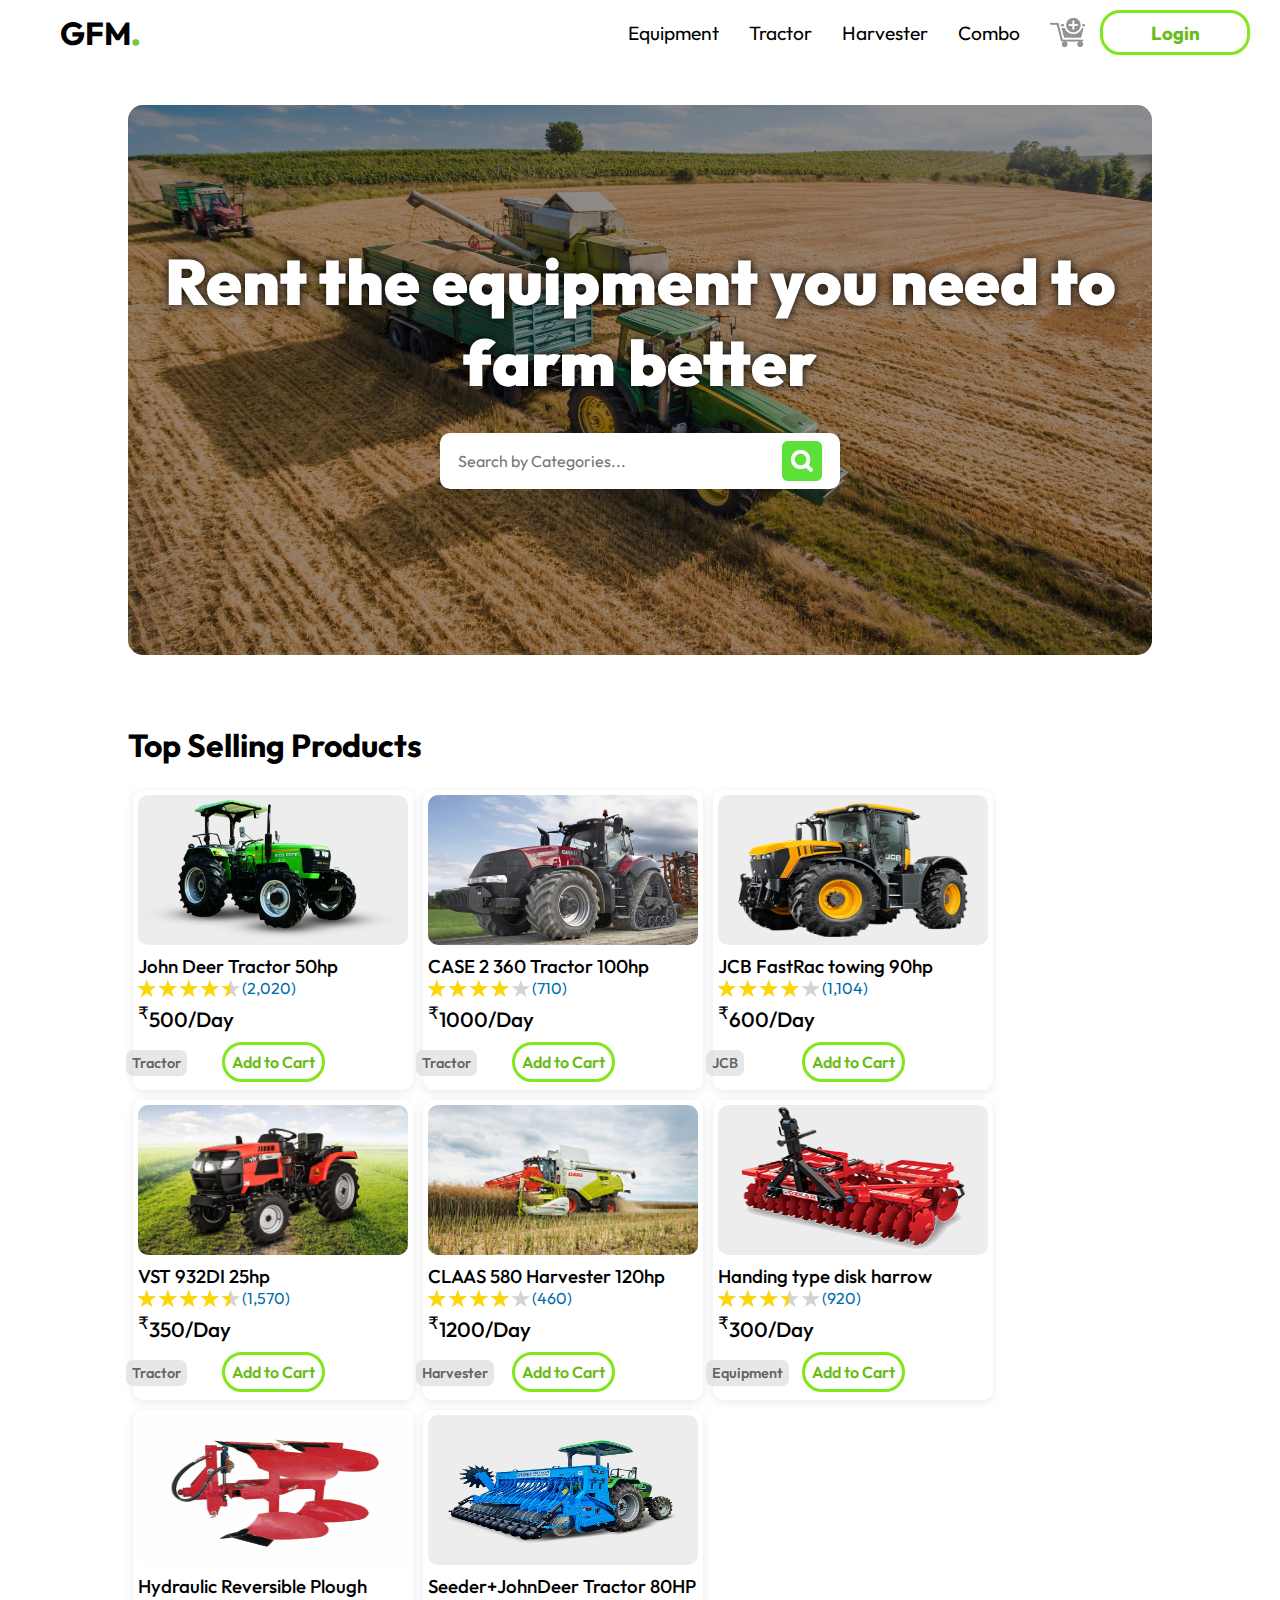
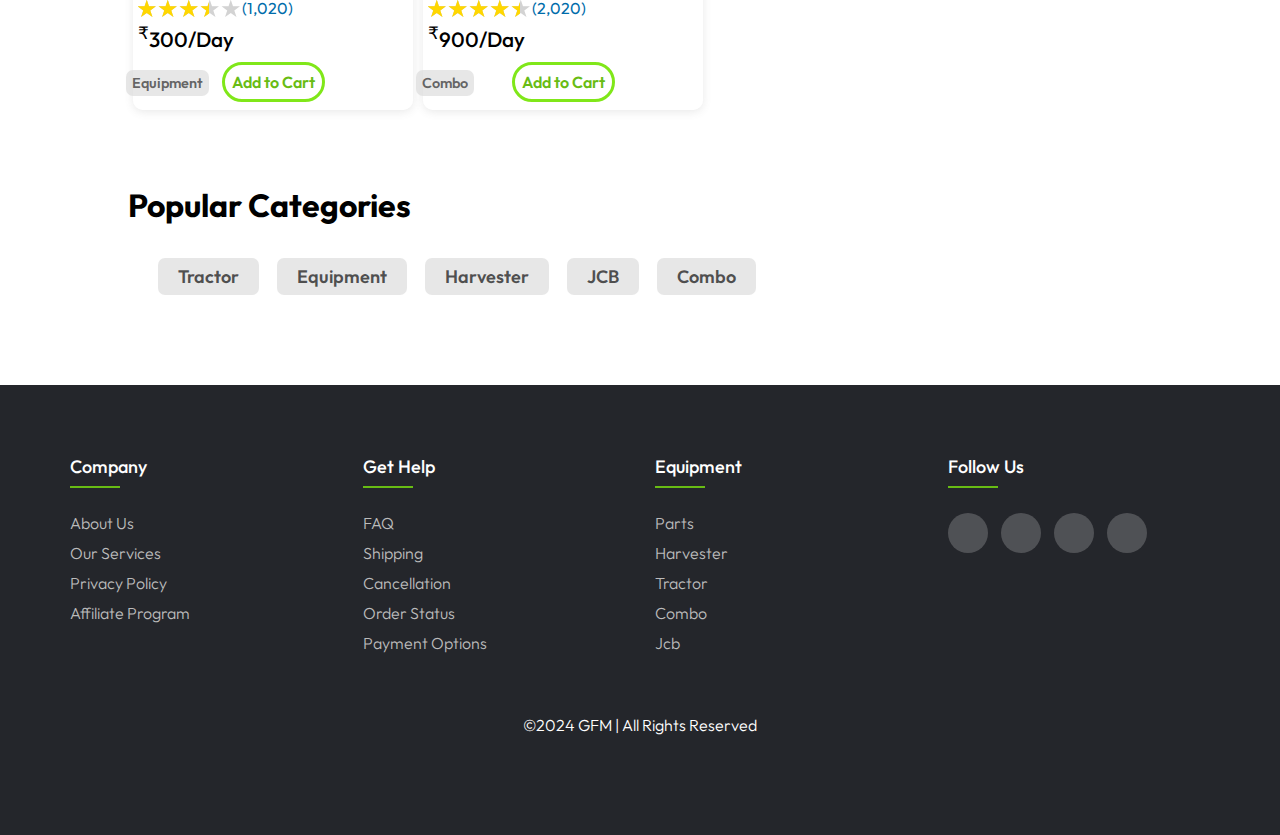
<file: index.html>
<!DOCTYPE html>
<html lang="en">
<head>

    <title>GFM</title>
    <link rel="icon" type="image/png" href="RQ9XT_elFhn5YWAq2NDs6-transformed.png">
    <link rel="stylesheet" href="style.css">
    <script>
      // let logined = document.querySelector(".join_icon");
      window.onload = function() {
          checkSession();
          displayStoredName();
          showRedirectMessage();
      };
      var isLoggedIn = localStorage.getItem('isLoggedIn')

      function checkSession() {
          var isLoggedIn = localStorage.getItem('isLoggedIn');

          if (isLoggedIn === 'true') {
              // User is logged in, show relevant content
              // document.getElementById('loggedInContent').style.display = 'block';
              // document.getElementById('loginRequiredMessage').style.display = 'none';
              // logined.innerHTML='<img src="user-circle-icon-png.png" style="height: 40px;">';
              document.getElementById('loggedInContent').style.display = 'flex';
                document.getElementById('loginRequiredMessage').style.display = 'none';
                
              
              
          } else {
              // User is not logged in, show login required message
              // logined.innerHTML='<h3>Login</h3>';
              document.getElementById('loggedInContent').style.display = 'none';
                document.getElementById('loginRequiredMessage').style.display = 'flex';
              
          }
      }
      function displayStoredName() {
            var storedName = localStorage.getItem('lname');
            var outputDiv = document.getElementById('nameOutput');
            outputDiv.textContent =storedName;
      }

      function getReferrerUrl() {
        var referrerUrl = document.referrer;
        return referrerUrl;
    }

    function showRedirectMessage() {
        var referrerUrl = getReferrerUrl();
        var redirectMessage = document.getElementById('loginedpop');
        if (referrerUrl.includes("login.html")&&isLoggedIn === 'true') {
            redirectMessage.style.display = "ruby";
            setTimeout(function() {
                redirectMessage.style.display = "none";
            }, 2000);
        }
    }

  </script>
</head>
<body>
    <header>
        <a href="index.html" class="logo">GFM<span>.</span></a>
        <ul class="navigation">
            <li><a href="Equipment.html">Equipment</a></li>
            <li><a href="tractor.html">Tractor</a></li>
            <li><a href="Harvester.html">Harvester</a></li>
            <li><a href="combo.html">Combo</a></li>

            <li><a href="#" class="cartIcon"><img src="add-cart_6445100.png" alt=""></a></li>
            <li class="logined" id="loggedInContent"><img src="user-circle-icon-png.png" style="height: 40px;">
              </div><div class="nameOutput"><div id="nameOutput"></div><hr><a href="logout.html" style="font-size: 1rem;">Logout</a></div></li>
            <li><a href="login.html" class="join_icon" id="loginRequiredMessage"><h3>Login</h3></a></li>
        </ul>
    </header>
    <div class="loginedpop" id="loginedpop">
        <h2>You are Logined</h2><img src="correct design.png" alt="">
    </div>
    <section class="slides">
        <div class="title1">
            <div class="title2">
                <h1>Rent the equipment you need to farm better</h1>
                <div class="search-container">
                  <input type="text" id="searchInput" placeholder="Search by Categories...">
                  <div id="suggestions"></div>

                </div>
            </div>
        </div>
        <img id="image" class="slideimg" src="product\slides\wallpaperflare.com_wallpaper (2).jpg">

        <script>
            var imageSources =["product/slides/wallpaperflare.com_wallpaper (3).jpg","product/slides/wallpaperflare.com_wallpaper.jpg","product/slides/1440x640_2022_herospot_images_web_150_.jpg"]
            var index = 0;
            setInterval (function(){
            if (index === imageSources.length) {
                index = 0;
            }
            document.getElementById("image").src = imageSources[index];
            index++;
            } , 2000);

        </script>
    </section>
    <div class="userInfo">

    </div>
    <section class="BrowseE">

        <div class="Btitle"><h1>Top Selling Products</h1></div>
        <div class="browse-container">
            <div class="Bproduct">
                <img src="product/Home-Banner-1a-Tractor-trimmed.png" style="padding: 5px;" alt="">
                <h3>John Deer Tractor 50hp</h3>
                <div class="rating"><span class="stars-container stars-90">★★★★★</span> <span style="margin: 10px 0 0 16px;color: rgb(0, 108, 170);">(2,020)</span></div>
                <h2 class="cost"><sup>&#8377</sup>500/Day</h2>
                <div class="tags"><a href="tractor.html" id="Tractor" class="navshort">Tractor</a></div>
                <div class="buy"><a href="#">Add to  Cart</a></div>

            </div>
            <div class="Bproduct">
                <img src="product/peakpx.jpg" alt="">
                <h3>CASE 2 360 Tractor 100hp</h3>
                <div class="rating"><span class="stars-container stars-80">★★★★★</span> <span style="margin: 10px 0 0 16px;color: rgb(0, 108, 170);">(710)</span></div>
                <h2 class="cost"><sup>&#8377</sup>1000/Day</h2>
                <div class="tags"><a href="tractor.html" id="Tractor" class="navshort">Tractor</a></div>
                <div class="buy"><a href="#">Add to  Cart</a></div>

            </div>
            <div class="Bproduct">
                <img src="product/pngwing.com.png" style="border: 0px solid #a3a3a300;padding: 8px 20px;" alt="">
                <h3>JCB FastRac towing 90hp</h3>
                <div class="rating"><span class="stars-container stars-80">★★★★★</span> <span style="margin: 10px 0 0 16px;color: rgb(0, 108, 170);">(1,104)</span></div>
                <h2 class="cost"><sup>&#8377</sup>600/Day</h2>
                <div class="tags"><a href="jcb.html" id="jcb" class="navshort">JCB</a></div>
                <div class="buy"><a href="#">Add to  Cart</a></div>
            </div>
            <div class="Bproduct">
                <img src="product\tractor1-scaled-6593b252cd128.jpg" alt="">
                <h3>VST 932DI 25hp</h3>
                <div class="rating"><span class="stars-container stars-90">★★★★★</span> <span style="margin: 10px 0 0 16px;color: rgb(0, 108, 170);">(1,570)</span></div>
                <h2 class="cost"><sup>&#8377</sup>350/Day</h2>
                <div class="tags"><a href="tractor.html" id="Tractor" class="navshort">Tractor</a></div>
                <div class="buy"><a href="#">Add to  Cart</a></div>
            </div>
            <div class="Bproduct">
                <img src="product\129271-wallpaper-entertainment.jpg" alt="">
                <h3>CLAAS 580 Harvester 120hp</h3>
                <div class="rating"><span class="stars-container stars-80">★★★★★</span> <span style="margin: 10px 0 0 16px;color: rgb(0, 108, 170);">(460)</span></div>
                <h2 class="cost"><sup>&#8377</sup>1200/Day</h2>
                <div class="tags"><a href="harvester.html" id="harvester" class="navshort">Harvester</a></div>
                <div class="buy"><a href="#">Add to  Cart</a></div>
            </div>
            <div class="Bproduct">
                <img src="product\637589658309470243-b75-442v-type-towed-and-hanging-ty-305-235.png" alt="">
                <h3>Handing type disk harrow</h3>
                <div class="rating"><span class="stars-container stars-70">★★★★★</span> <span style="margin: 10px 0 0 16px;color: rgb(0, 108, 170);">(920)</span></div>
                <h2 class="cost"><sup>&#8377</sup>300/Day</h2>
                <div class="tags"><a href="Equipment.html" id="equipment" class="navshort">Equipment</a></div>
                <div class="buy"><a href="#">Add to  Cart</a></div>
            </div>
            <div class="Bproduct">
                <img src="product\deluxe-hydraulic-reversible-plough.jpg" alt="">
                <h3>Hydraulic Reversible Plough</h3>
                <div class="rating"><span class="stars-container stars-70">★★★★★</span> <span style="margin: 10px 0 0 16px;color: rgb(0, 108, 170);">(1,020)</span></div>
                <h2 class="cost"><sup>&#8377</sup>300/Day</h2>
                <div class="tags"><a href="tractor.html" id="Tractor" class="navshort">Equipment</a></div>
                <div class="buy"><a href="#">Add to  Cart</a></div>
            </div>
            <div class="Bproduct">
                <img src="product/disc-super-seeder.webp" style="padding: 0 10px;" alt="">
                <h3>Seeder+JohnDeer Tractor 80HP</h3>
                <div class="rating"><span class="stars-container stars-90">★★★★★</span> <span style="margin: 10px 0 0 16px;color: rgb(0, 108, 170);">(2,020)</span></div>
                <h2 class="cost"><sup>&#8377</sup>900/Day</h2>
                <div class="tags"><a href="combo.html" id="combo" class="navshort">Combo</a></div>
                <div class="buy"><a href="#">Add to  Cart</a></div>
            </div>
        </div>
    </section>
    <section class="Btags">
      <div class="Btitle"><h1>Popular Categories</h1></div>
        <div class="tags">
          <a href="tractor.html" id="Tractor" class="navshort">Tractor</a>
          <a href="Equipment.html" id="Tractor" class="navshort">Equipment</a>
          <a href="harvester.html" id="Tractor" class="navshort">Harvester</a>
          <a href="jcb.html" id="Tractor" class="navshort">JCB</a>
          <a href="combo.html" id="Tractor" class="navshort">Combo</a>
      </div>
    </section>
    <footer class="footer">
        <div class="container">
         <div class="row">
           <div class="footer-col">
             <h4>company</h4>
             <ul>
               <li><a href="#about">about us</a></li>
               <li><a href="">our services</a></li>
               <li><a href="">privacy policy</a></li>
               <li><a href="login.html">affiliate program</a></li>
             </ul>
           </div>
           <div class="footer-col">
             <h4>get help</h4>
             <ul>
               <li><a href="">FAQ</a></li>
               <li><a href="">shipping</a></li>
               <li><a href="login.html">cancellation</a></li>
               <li><a href="login.html">order status</a></li>
               <li><a href="login.html">payment options</a></li>
             </ul>
           </div>
           <div class="footer-col">
             <h4>Equipment</h4>
             <ul>

               <li><a href="Equipment.html">parts</a></li>
               <li><a href="harvester.html">Harvester</a></li>
               <li><a href="tractor.html">tractor</a></li>
               <li><a href="combo.html">combo</a></li>
               <li><a href="jcb.html">jcb</a></li>
             </ul>
           </div>
           <div class="footer-col">
             <h4>follow us</h4>
             <div class="social-links">
               <a href=""></a>
               <a href=""></a>
               <a href=""></a>
               <a href=""></a>
             </div>
           </div>
         </div>
        </div>
        <p>&copy;2024 GFM | All Rights Reserved</p>
     </footer>
     <script src="search.js"></script>
</body>
</html>
</file>
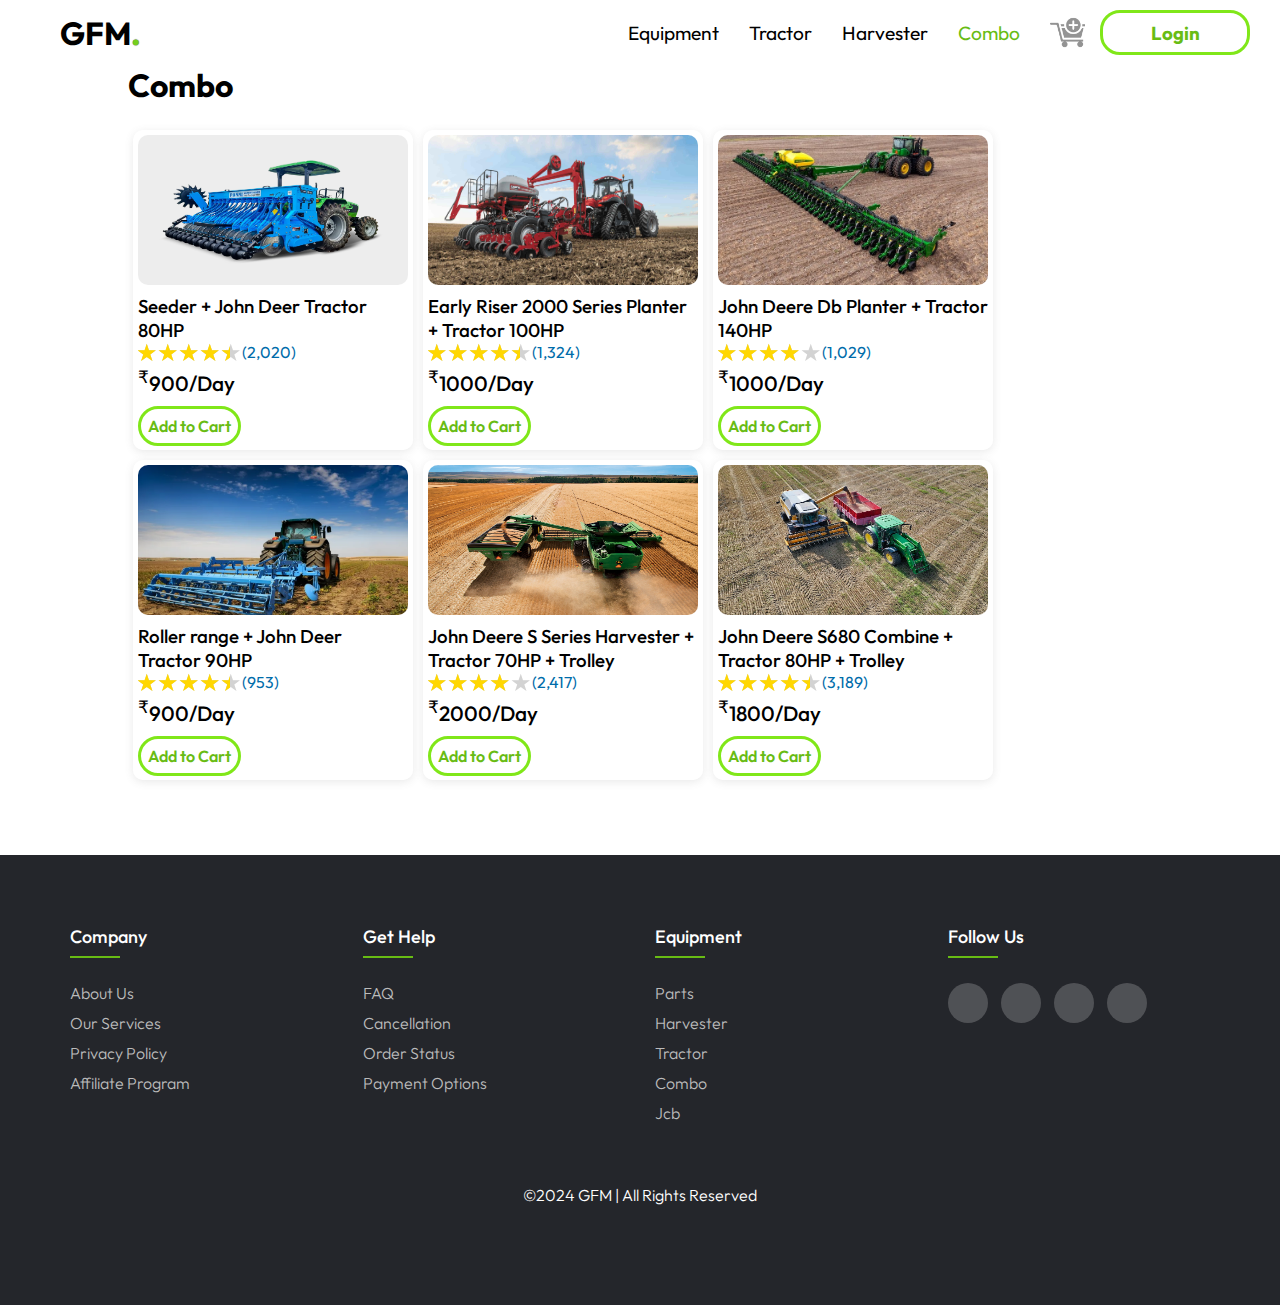
<file: combo.html>
<!DOCTYPE html>
<html lang="en">
<head>
    <title>GFM</title>
    <link rel="stylesheet" href="style.css">
    <link rel="icon" type="image/png" href="RQ9XT_elFhn5YWAq2NDs6-transformed.png">
    <script>
      // Check session state on page load
      let logined = document.querySelector("join_icon");
      window.onload = function() {
          checkSession();
          displayStoredName();
      };

      function checkSession() {
          var isLoggedIn = localStorage.getItem('isLoggedIn');

          if (isLoggedIn === 'true') {
              // User is logged in, show relevant content
              // document.getElementById('loggedInContent').style.display = 'block';
              // document.getElementById('loginRequiredMessage').style.display = 'none';
              // logined.innerHTML='<img src="user-circle-icon-png.png" style="height: 40px;">';
              document.getElementById('loggedInContent').style.display = 'flex';
                document.getElementById('loginRequiredMessage').style.display = 'none';
              
              
          } else {
              // User is not logged in, show login required message
              // logined.innerHTML='<h3>Login</h3>';
              document.getElementById('loggedInContent').style.display = 'none';
                document.getElementById('loginRequiredMessage').style.display = 'flex';
              
          }
      }
      function displayStoredName() {
            var storedName = localStorage.getItem('lname');
            var outputDiv = document.getElementById('nameOutput');
            outputDiv.textContent =storedName;
        }
  </script>
</head>
<body>
    <header>
        <a href="index.html" class="logo">GFM<span>.</span></a>
        <ul class="navigation">
            <li><a href="Equipment.html">Equipment</a></li>
            <li><a href="tractor.html">Tractor</a></li>
            <li><a href="harvester.html" >Harvester</a></li>
            
            <li><a href="#" style="color:#68bc14">Combo</a></li>
            
            <li><a href="login.html" class="cartIcon"><img src="add-cart_6445100.png" alt=""></a></li>
            <li class="logined" id="loggedInContent"><img src="user-circle-icon-png.png" style="height: 40px;">
            </div><div class="nameOutput"><div id="nameOutput"></div><hr><a href="logout.html" style="font-size: 1rem;">Logout</a></div></li>
            <li><a href="login.html" class="join_icon" id="loginRequiredMessage"><h3>Login</h3></a></li>
        </ul>
    </header>
    <section class="BrowseE" style="margin-top: 0;">

        <div class="Btitle"><h1>Combo</h1></div>
        <div class="browse-container">
            <div class="Bproduct" style="height: 320px;">
                <img src="product/disc-super-seeder.webp" style="padding: 0 15px;" alt="">
                <h3>Seeder + John Deer Tractor 80HP</h3>
                <div class="rating"><span class="stars-container stars-90">★★★★★</span> <span style="margin: 10px 0 0 16px;color: rgb(0, 108, 170);">(2,020)</span></div>
                <h2 class="cost"><sup>&#8377</sup>900/Day</h2>
                
                <div class="buy"><a href="#">Add to  Cart</a></div>
            </div>
            <div class="Bproduct" style="height: 320px;">
                <img src="product\1440x640_2022_herospot_images_web_150_.jpg" alt="">
                <h3>Early Riser 2000 Series Planter + Tractor 100HP</h3>
                <div class="rating"><span class="stars-container stars-90">★★★★★</span> <span style="margin: 10px 0 0 16px;color: rgb(0, 108, 170);">(1,324)</span></div>
                <h2 class="cost"><sup>&#8377</sup>1000/Day</h2>
                
                <div class="buy"><a href="#">Add to  Cart</a></div>
            </div>
            <div class="Bproduct" style="height: 320px;">
                <img src="product\1_Zcm85Wt1KYlJi8KfHDEhCw.jpg" alt="">
                <h3>John Deere Db Planter + Tractor 140HP</h3>
                <div class="rating"><span class="stars-container stars-80">★★★★★</span> <span style="margin: 10px 0 0 16px;color: rgb(0, 108, 170);">(1,029)</span></div>
                <h2 class="cost"><sup>&#8377</sup>1000/Day</h2>
                
                <div class="buy"><a href="#">Add to  Cart</a></div>
            </div>
            <div class="Bproduct" style="height: 320px;">
                <img src="product\1_xXsXfGDGB08dIKtb8LcuiQ.webp" alt="">
                <h3>Roller range + John Deer Tractor 90HP</h3>
                <div class="rating"><span class="stars-container stars-90">★★★★★</span> <span style="margin: 10px 0 0 16px;color: rgb(0, 108, 170);">(953)</span></div>
                <h2 class="cost"><sup>&#8377</sup>900/Day</h2>
                
                <div class="buy"><a href="#">Add to  Cart</a></div>
            </div>
            <div class="Bproduct" style="height: 320px;">
                <img src="product\236598-john-deere-tractor-farm-industrial-farming-1jdeere-construction.jpg" alt="">
                <h3>John Deere S Series Harvester + Tractor 70HP + Trolley</h3>
                <div class="rating"><span class="stars-container stars-80">★★★★★</span> <span style="margin: 10px 0 0 16px;color: rgb(0, 108, 170);">(2,417)</span></div>
                <h2 class="cost"><sup>&#8377</sup>2000/Day</h2>
                
                <div class="buy"><a href="#">Add to  Cart</a></div>
            </div>
            <div class="Bproduct" style="height: 320px;">
                <img src="product\ag-equipment-types-harvester-tractor.jpg" alt="">
                <h3>John Deere S680 Combine + Tractor 80HP + Trolley</h3>
                <div class="rating"><span class="stars-container stars-90">★★★★★</span> <span style="margin: 10px 0 0 16px;color: rgb(0, 108, 170);">(3,189)</span></div>
                <h2 class="cost"><sup>&#8377</sup>1800/Day</h2>
                
                <div class="buy"><a href="#">Add to  Cart</a></div>
            </div>
            
        </div>
    </section>
    <footer class="footer">
        <div class="container">
         <div class="row">
           <div class="footer-col">
             <h4>company</h4>
             <ul>
               <li><a href="#about">about us</a></li>
               <li><a href="">our services</a></li>
               <li><a href="">privacy policy</a></li>
               <li><a href="login.html">affiliate program</a></li>
             </ul>
           </div>
           <div class="footer-col">
             <h4>get help</h4>
             <ul>
               <li><a href="">FAQ</a></li>
               
               <li><a href="login.html">cancellation</a></li>
               <li><a href="login.html">order status</a></li>
               <li><a href="login.html">payment options</a></li>
             </ul>
           </div>
           <div class="footer-col">
             <h4>Equipment</h4>
             <ul>
               
               <li><a href="Equipment.html">parts</a></li>
               <li><a href="harvester.html">Harvester</a></li>
               <li><a href="tractor.html">tractor</a></li>
               <li><a href="combo.html">combo</a></li>
               <li><a href="jcb.html">jcb</a></li>
             </ul>
           </div>
           <div class="footer-col">
             <h4>follow us</h4>
             <div class="social-links">
               <a href=""></a>
               <a href=""></a>
               <a href=""></a>
               <a href=""></a>
             </div>
           </div>
         </div>
        </div>
        <p>&copy;2024 GFM | All Rights Reserved</p>
     </footer>
</body>
</html>
</file>
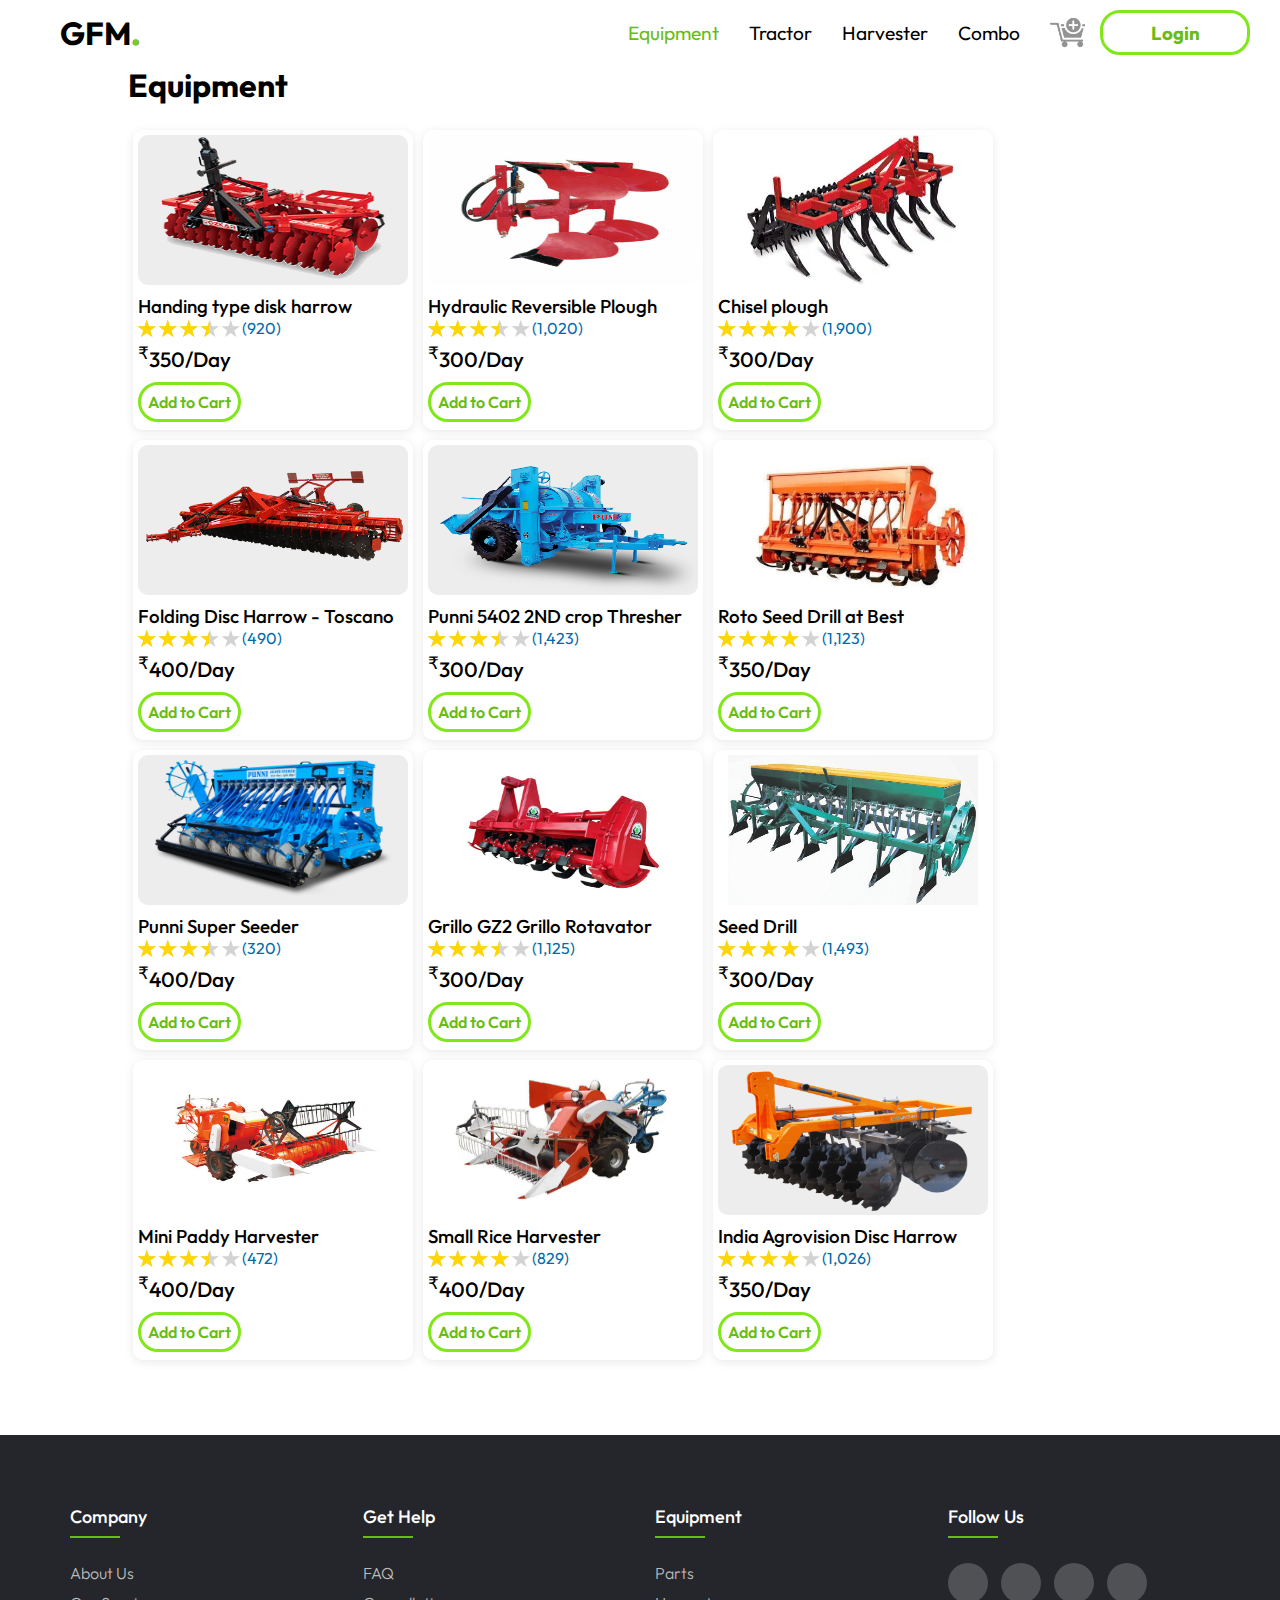
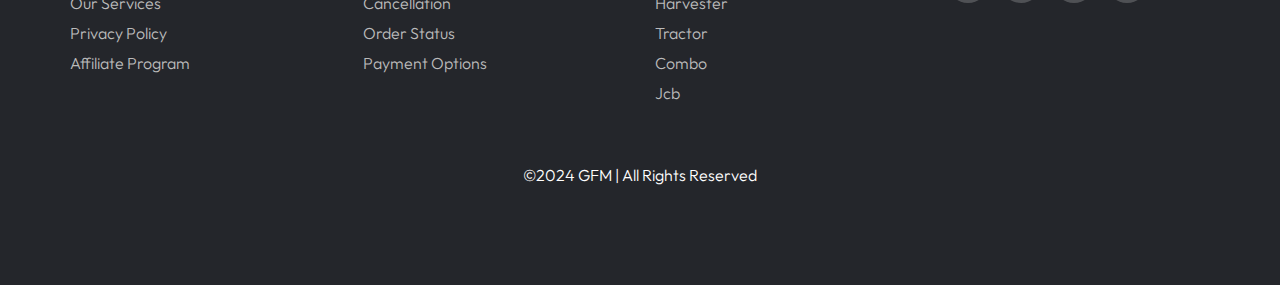
<file: Equipment.html>
<!DOCTYPE html>
<html lang="en">
<head>
    <title>GFM</title>
    <link rel="stylesheet" href="style.css">
    <link rel="icon" type="image/png" href="RQ9XT_elFhn5YWAq2NDs6-transformed.png">
    <script>
      // Check session state on page load
      let logined = document.querySelector("join_icon");
      window.onload = function() {
          checkSession();
          displayStoredName();
      };

      function checkSession() {
          var isLoggedIn = localStorage.getItem('isLoggedIn');

          if (isLoggedIn === 'true') {
              // User is logged in, show relevant content
              // document.getElementById('loggedInContent').style.display = 'block';
              // document.getElementById('loginRequiredMessage').style.display = 'none';
              // logined.innerHTML='<img src="user-circle-icon-png.png" style="height: 40px;">';
              document.getElementById('loggedInContent').style.display = 'flex';
                document.getElementById('loginRequiredMessage').style.display = 'none';
              
              
          } else {
              // User is not logged in, show login required message
              // logined.innerHTML='<h3>Login</h3>';
              document.getElementById('loggedInContent').style.display = 'none';
                document.getElementById('loginRequiredMessage').style.display = 'flex';
              
          }
      }
      function displayStoredName() {
            var storedName = localStorage.getItem('lname');
            var outputDiv = document.getElementById('nameOutput');
            outputDiv.textContent =storedName;
        }
  </script>
</head>
<body>
    <header>
        <a href="index.html" class="logo">GFM<span>.</span></a>
        <ul class="navigation">
            <li><a href="#" style="color:#68bc14">Equipment</a></li>
            <li><a href="tractor.html">Tractor</a></li>
            <li><a href="harvester.html">Harvester</a></li>
            
            <li><a href="combo.html">Combo</a></li>
            
            <li><a href="login.html" class="cartIcon"><img src="add-cart_6445100.png" alt=""></a></li>
            <li class="logined" id="loggedInContent"><img src="user-circle-icon-png.png" style="height: 40px;">
            </div><div class="nameOutput"><div id="nameOutput"></div><hr><a href="logout.html" style="font-size: 1rem;">Logout</a></div></li>
            <li><a href="login.html" class="join_icon" id="loginRequiredMessage"><h3>Login</h3></a></li>
        </ul>
    </header>
    <section class="BrowseE" style="margin-top: 0;">

        <div class="Btitle"><h1>Equipment</h1></div>
        <div class="browse-container">
            <div class="Bproduct">
                <img src="product\637589658309470243-b75-442v-type-towed-and-hanging-ty-305-235.png" alt="">
                <h3>Handing type disk harrow</h3>
                <div class="rating"><span class="stars-container stars-70">★★★★★</span> <span style="margin: 10px 0 0 16px;color: rgb(0, 108, 170);">(920)</span></div>
                <h2 class="cost"><sup>&#8377</sup>350/Day</h2>
                
                <div class="buy"><a href="#">Add to  Cart</a></div>
            </div>
            <div class="Bproduct">
                <img src="product\deluxe-hydraulic-reversible-plough.jpg" alt="">
                <h3>Hydraulic Reversible Plough</h3>
                <div class="rating"><span class="stars-container stars-70">★★★★★</span> <span style="margin: 10px 0 0 16px;color: rgb(0, 108, 170);">(1,020)</span></div>
                <h2 class="cost"><sup>&#8377</sup>300/Day</h2>
                
                <div class="buy"><a href="#">Add to  Cart</a></div>
            </div>
            <div class="Bproduct">
                <img src="product/179472-11291874.webp" alt="">
                <h3>Chisel plough</h3>
                <div class="rating"><span class="stars-container stars-80">★★★★★</span> <span style="margin: 10px 0 0 16px;color: rgb(0, 108, 170);">(1,900)</span></div>
                <h2 class="cost"><sup>&#8377</sup>300/Day</h2>
                
                <div class="buy"><a href="#">Add to  Cart</a></div>
            </div>
            <div class="Bproduct">
                <img src="product/katlanor-goble-kucuk.png" alt="">
                <h3>Folding Disc Harrow - Toscano</h3>
                <div class="rating"><span class="stars-container stars-70">★★★★★</span> <span style="margin: 10px 0 0 16px;color: rgb(0, 108, 170);">(490)</span></div>
                <h2 class="cost"><sup>&#8377</sup>400/Day</h2>
                
                <div class="buy"><a href="#">Add to  Cart</a></div>
            </div>
            <div class="Bproduct">
                <img src="product\thresher235.webp" alt="">
                <h3>Punni 5402 2ND crop Thresher</h3>
                <div class="rating"><span class="stars-container stars-70">★★★★★</span> <span style="margin: 10px 0 0 16px;color: rgb(0, 108, 170);">(1,423)</span></div>
                <h2 class="cost"><sup>&#8377</sup>300/Day</h2>
                
                <div class="buy"><a href="#">Add to  Cart</a></div>
            </div>
            <div class="Bproduct">
                <img src="product\1065.png" alt="">
                <h3>Roto Seed Drill at Best</h3>
                <div class="rating"><span class="stars-container stars-80">★★★★★</span> <span style="margin: 10px 0 0 16px;color: rgb(0, 108, 170);">(1,123)</span></div>
                <h2 class="cost"><sup>&#8377</sup>350/Day</h2>
                
                <div class="buy"><a href="#">Add to  Cart</a></div>
            </div>
            <div class="Bproduct">
                <img src="product/sss-1024x720.webp" style="padding: 5px 15px;" alt="">
                <h3>Punni Super Seeder</h3>
                <div class="rating"><span class="stars-container stars-70">★★★★★</span> <span style="margin: 10px 0 0 16px;color: rgb(0, 108, 170);">(320)</span></div>
                <h2 class="cost"><sup>&#8377</sup>400/Day</h2>
                
                <div class="buy"><a href="#">Add to  Cart</a></div>
            </div>
            <div class="Bproduct">
                <img src="product\super-heavy-duty-rooter.jpg" style="padding: 0 10px; background-color: white;" alt="">
                <h3>Grillo GZ2 Grillo Rotavator</h3>
                <div class="rating"><span class="stars-container stars-70">★★★★★</span> <span style="margin: 10px 0 0 16px;color: rgb(0, 108, 170);">(1,125)</span></div>
                <h2 class="cost"><sup>&#8377</sup>300/Day</h2>
                
                <div class="buy"><a href="#">Add to  Cart</a></div>
            </div>
            <div class="Bproduct">
                <img src="product\multi_seed_driller-1501422442.png" style="padding: 0 10px; background-color: white;" alt="">
                <h3>Seed Drill</h3>
                <div class="rating"><span class="stars-container stars-80">★★★★★</span> <span style="margin: 10px 0 0 16px;color: rgb(0, 108, 170);">(1,493)</span></div>
                <h2 class="cost"><sup>&#8377</sup>300/Day</h2>
                
                <div class="buy"><a href="#">Add to  Cart</a></div>
            </div>
            <div class="Bproduct">
                <img src="product\mini-paddy-harvester.jpg" alt="">
                <h3>Mini Paddy Harvester</h3>
                <div class="rating"><span class="stars-container stars-70">★★★★★</span> <span style="margin: 10px 0 0 16px;color: rgb(0, 108, 170);">(472)</span></div>
                <h2 class="cost"><sup>&#8377</sup>400/Day</h2>
                
                <div class="buy"><a href="#">Add to  Cart</a></div>
            </div>
            <div class="Bproduct">
                <img src="product\Driving-type-Small-Rice-Harvester-1.jpg" style="padding: 0 10px; background-color: white;" alt="">
                <h3>Small Rice Harvester</h3>
                <div class="rating"><span class="stars-container stars-80">★★★★★</span> <span style="margin: 10px 0 0 16px;color: rgb(0, 108, 170);">(829)</span></div>
                <h2 class="cost"><sup>&#8377</sup>400/Day</h2>
                
                <div class="buy"><a href="#">Add to  Cart</a></div>
            </div>
            <div class="Bproduct">
                <img src="product\mounted-offset-disc-harrow---hd-copy_649847237_l.png" style="padding: 0 10px;"alt="">
                <h3>India Agrovision Disc Harrow</h3>
                <div class="rating"><span class="stars-container stars-80">★★★★★</span> <span style="margin: 10px 0 0 16px;color: rgb(0, 108, 170);">(1,026)</span></div>
                <h2 class="cost"><sup>&#8377</sup>350/Day</h2>
                
                <div class="buy"><a href="#">Add to  Cart</a></div>
            </div>
            
        </div>
    </section>
    <footer class="footer">
        <div class="container">
         <div class="row">
           <div class="footer-col">
             <h4>company</h4>
             <ul>
               <li><a href="#about">about us</a></li>
               <li><a href="">our services</a></li>
               <li><a href="">privacy policy</a></li>
               <li><a href="login.html">affiliate program</a></li>
             </ul>
           </div>
           <div class="footer-col">
             <h4>get help</h4>
             <ul>
               <li><a href="">FAQ</a></li>
               
               <li><a href="login.html">cancellation</a></li>
               <li><a href="login.html">order status</a></li>
               <li><a href="login.html">payment options</a></li>
             </ul>
           </div>
           <div class="footer-col">
             <h4>Equipment</h4>
             <ul>
               
               <li><a href="Equipment.html">parts</a></li>
               <li><a href="harvester.html">Harvester</a></li>
               <li><a href="tractor.html">tractor</a></li>
               <li><a href="combo.html">combo</a></li>
               <li><a href="jcb.html">jcb</a></li>
             </ul>
           </div>
           <div class="footer-col">
             <h4>follow us</h4>
             <div class="social-links">
               <a href=""></a>
               <a href=""></a>
               <a href=""></a>
               <a href=""></a>
             </div>
           </div>
         </div>
        </div>
        <p>&copy;2024 GFM | All Rights Reserved</p>
     </footer>
</body>
</html>
</file>
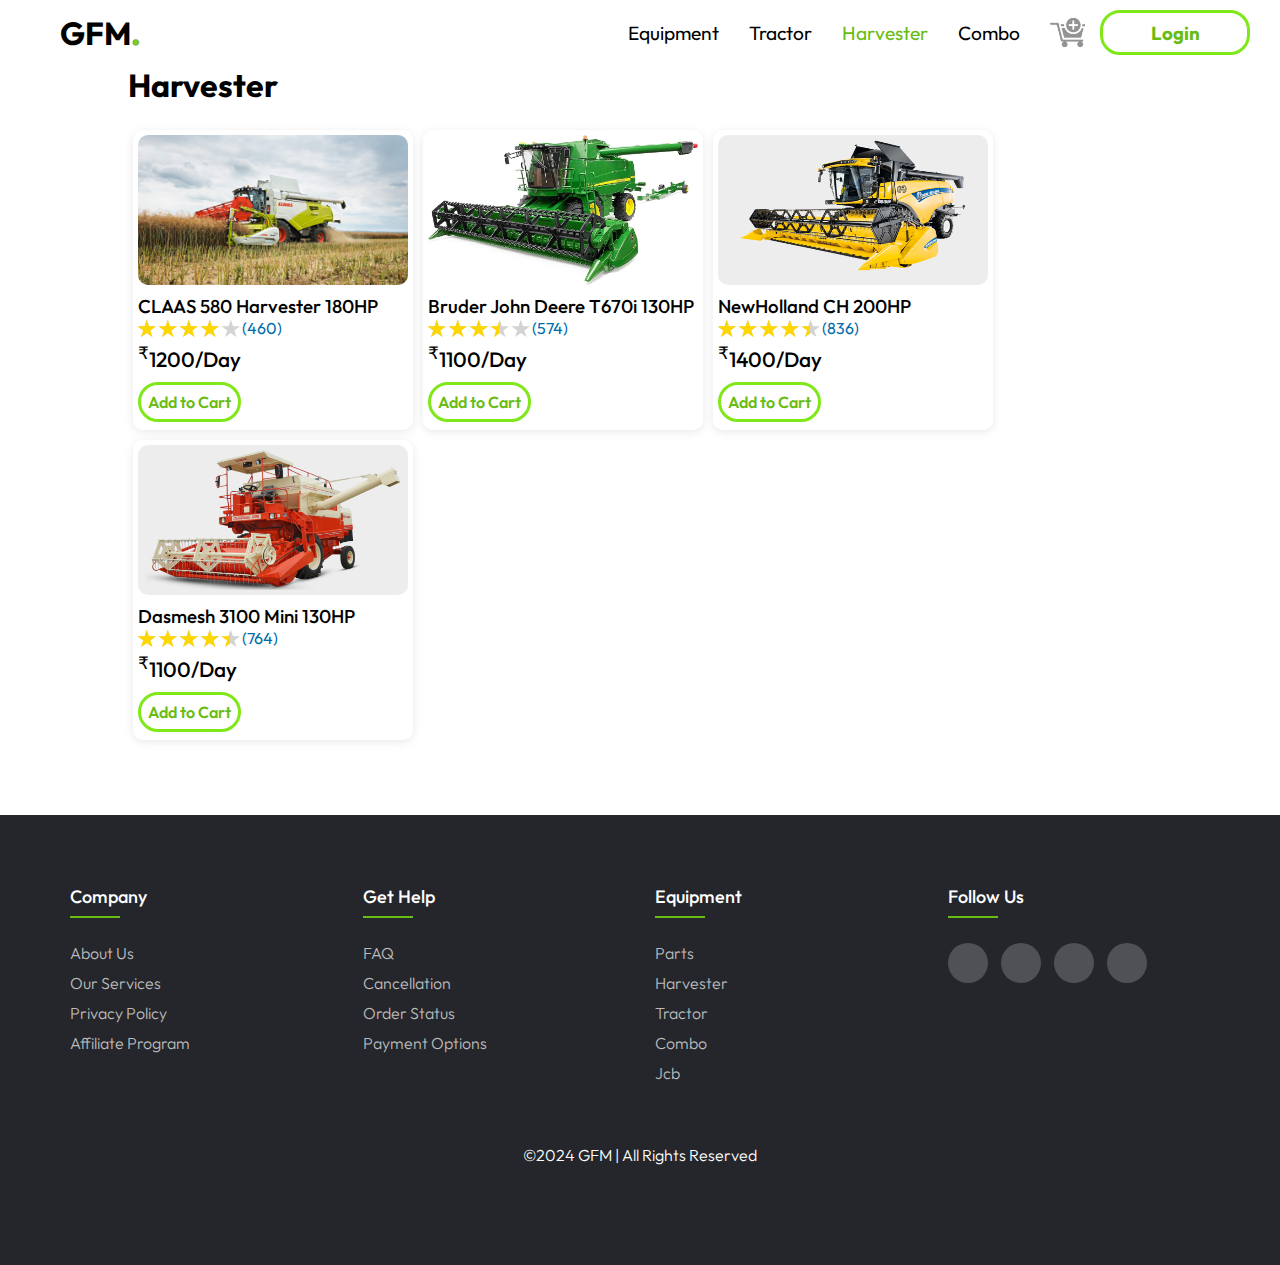
<file: harvester.html>
<!DOCTYPE html>
<html lang="en">
<head>
    <title>GFM</title>
    <link rel="stylesheet" href="style.css">
    <link rel="icon" type="image/png" href="RQ9XT_elFhn5YWAq2NDs6-transformed.png">
    <script>
      // Check session state on page load
      // let logined = document.querySelector("join_icon");
      window.onload = function() {
          checkSession();
          displayStoredName();
      };

      function checkSession() {
          var isLoggedIn = localStorage.getItem('isLoggedIn');

          if (isLoggedIn === 'true') {
              // User is logged in, show relevant content
              // document.getElementById('loggedInContent').style.display = 'block';
              // document.getElementById('loginRequiredMessage').style.display = 'none';
              // logined.innerHTML='<img src="user-circle-icon-png.png" style="height: 40px;">';
              document.getElementById('loggedInContent').style.display = 'flex';
                document.getElementById('loginRequiredMessage').style.display = 'none';
              
              
          } else {
              // User is not logged in, show login required message
              // logined.innerHTML='<h3>Login</h3>';
              document.getElementById('loggedInContent').style.display = 'none';
                document.getElementById('loginRequiredMessage').style.display = 'flex';
              
          }
      }
      function displayStoredName() {
            var storedName = localStorage.getItem('lname');
            var outputDiv = document.getElementById('nameOutput');
            outputDiv.textContent =storedName;
        }
  </script>
</head>
<body>
    <header>
        <a href="index.html" class="logo">GFM<span>.</span></a>
        <ul class="navigation">
            <li><a href="Equipment.html">Equipment</a></li>
            <li><a href="tractor.html">Tractor</a></li>
            <li><a href="#"  style="color:#68bc14">Harvester</a></li>
            
            <li><a href="combo.html">Combo</a></li>
            
            <li><a href="login.html" class="cartIcon"><img src="add-cart_6445100.png" alt=""></a></li>
            <li class="logined" id="loggedInContent"><img src="user-circle-icon-png.png" style="height: 40px;">
            </div><div class="nameOutput"><div id="nameOutput"></div><hr><a href="logout.html" style="font-size: 1rem;">Logout</a></div></li>
            <li><a href="login.html" class="join_icon" id="loginRequiredMessage"><h3>Login</h3></a></li>
        </ul>
    </header>
    <section class="BrowseE" style="margin-top: 0;">

        <div class="Btitle"><h1>Harvester</h1></div>
        <div class="browse-container">
            <div class="Bproduct">
                <img src="product\129271-wallpaper-entertainment.jpg" alt="">
                <h3>CLAAS 580 Harvester 180HP</h3>
                <div class="rating"><span class="stars-container stars-80">★★★★★</span> <span style="margin: 10px 0 0 16px;color: rgb(0, 108, 170);">(460)</span></div>
                <h2 class="cost"><sup>&#8377</sup>1200/Day</h2>
                
                <div class="buy"><a href="#">Add to  Cart</a></div>
            </div>
            <div class="Bproduct">
              <img src="product\71VjSuCezhL._AC_UF1000,1000_QL80_.jpg" alt="">
              <h3>Bruder John Deere T670i 130HP</h3>
              <div class="rating"><span class="stars-container stars-70">★★★★★</span> <span style="margin: 10px 0 0 16px;color: rgb(0, 108, 170);">(574)</span></div>
              <h2 class="cost"><sup>&#8377</sup>1100/Day</h2>
              
              <div class="buy"><a href="#">Add to  Cart</a></div>
            </div>
            <div class="Bproduct">
              <img src="product\ch-combine-overview.png" style="padding: 5px 15px;" alt="">
              <h3>NewHolland CH 200HP</h3>
              <div class="rating"><span class="stars-container stars-90">★★★★★</span> <span style="margin: 10px 0 0 16px;color: rgb(0, 108, 170);">(836)</span></div>
              <h2 class="cost"><sup>&#8377</sup>1400/Day</h2>
              
              <div class="buy"><a href="#">Add to  Cart</a></div>
          </div>
          <div class="Bproduct">
            <img src="product\th_dasmesh310010feet_1.png" alt="">
            <h3>Dasmesh 3100 Mini 130HP</h3>
            <div class="rating"><span class="stars-container stars-90">★★★★★</span> <span style="margin: 10px 0 0 16px;color: rgb(0, 108, 170);">(764)</span></div>
            <h2 class="cost"><sup>&#8377</sup>1100/Day</h2>
            
            <div class="buy"><a href="#">Add to  Cart</a></div>
        </div>
        </div>
    </section>
    <footer class="footer">
      <div class="container">
       <div class="row">
         <div class="footer-col">
           <h4>company</h4>
           <ul>
             <li><a href="#about">about us</a></li>
             <li><a href="">our services</a></li>
             <li><a href="">privacy policy</a></li>
             <li><a href="login.html">affiliate program</a></li>
           </ul>
         </div>
         <div class="footer-col">
           <h4>get help</h4>
           <ul>
             <li><a href="">FAQ</a></li>
             
             <li><a href="login.html">cancellation</a></li>
             <li><a href="login.html">order status</a></li>
             <li><a href="login.html">payment options</a></li>
           </ul>
         </div>
         <div class="footer-col">
           <h4>Equipment</h4>
           <ul>
             
             <li><a href="Equipment.html">parts</a></li>
             <li><a href="harvester.html">Harvester</a></li>
             <li><a href="tractor.html">tractor</a></li>
             <li><a href="combo.html">combo</a></li>
             <li><a href="jcb.html">jcb</a></li>
           </ul>
         </div>
         <div class="footer-col">
           <h4>follow us</h4>
           <div class="social-links">
             <a href=""></a>
             <a href=""></a>
             <a href=""></a>
             <a href=""></a>
           </div>
         </div>
       </div>
      </div>
      <p>&copy;2024 GFM | All Rights Reserved</p>
   </footer>
</body>
</html>
</file>
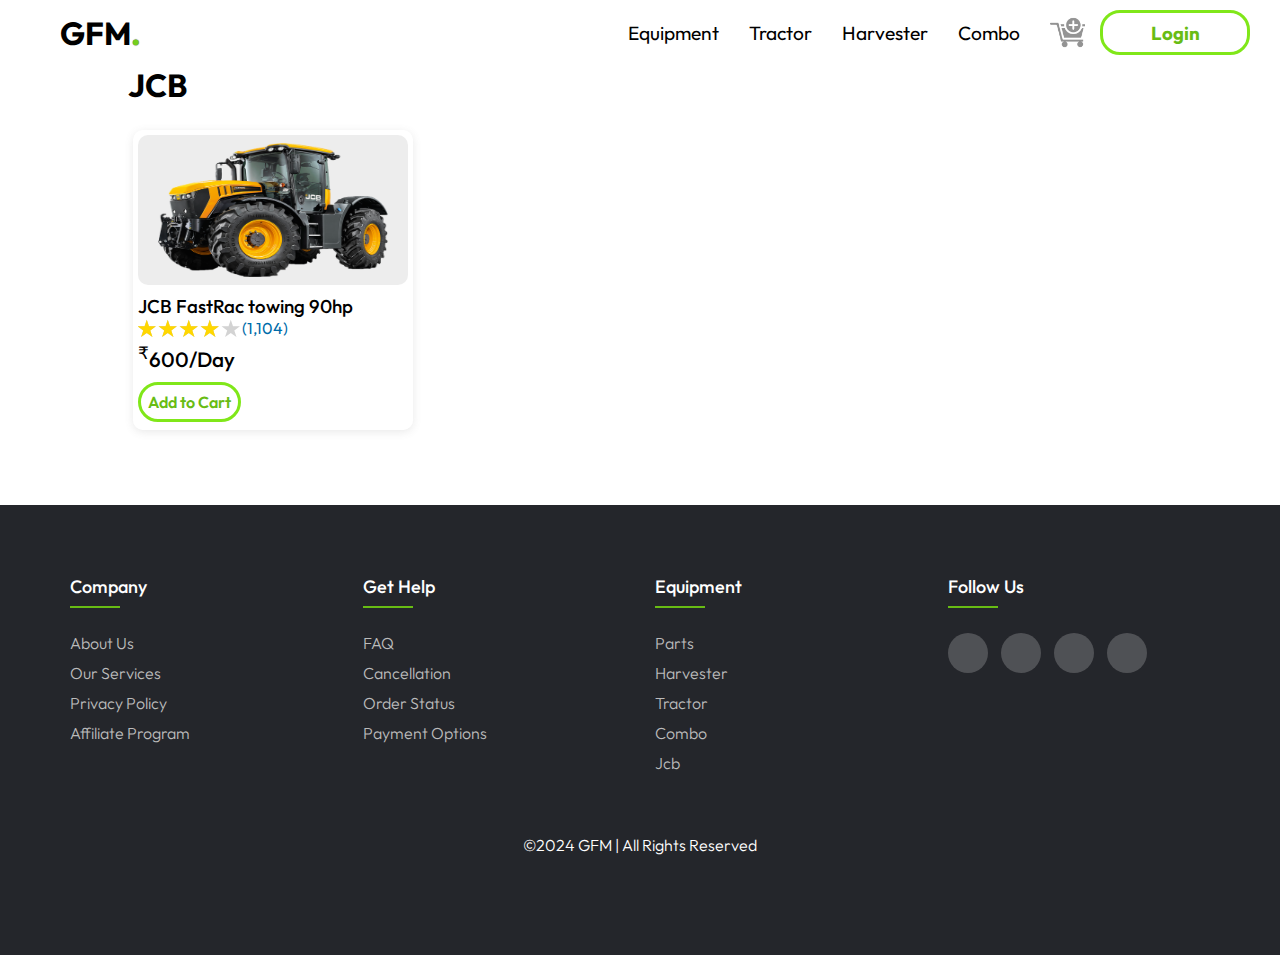
<file: jcb.html>
<!DOCTYPE html>
<html lang="en">
<head>
    <title>GFM</title>
    <link rel="stylesheet" href="style.css">
    <link rel="icon" type="image/png" href="RQ9XT_elFhn5YWAq2NDs6-transformed.png">
    <script>
      // Check session state on page load
      let logined = document.querySelector("join_icon");
      window.onload = function() {
          checkSession();
          displayStoredName();
      };

      function checkSession() {
          var isLoggedIn = localStorage.getItem('isLoggedIn');

          if (isLoggedIn === 'true') {
              // User is logged in, show relevant content
              // document.getElementById('loggedInContent').style.display = 'block';
              // document.getElementById('loginRequiredMessage').style.display = 'none';
              // logined.innerHTML='<img src="user-circle-icon-png.png" style="height: 40px;">';
              document.getElementById('loggedInContent').style.display = 'flex';
                document.getElementById('loginRequiredMessage').style.display = 'none';
              
              
          } else {
              // User is not logged in, show login required message
              // logined.innerHTML='<h3>Login</h3>';
              document.getElementById('loggedInContent').style.display = 'none';
                document.getElementById('loginRequiredMessage').style.display = 'flex';
              
          }
      }
      function displayStoredName() {
            var storedName = localStorage.getItem('lname');
            var outputDiv = document.getElementById('nameOutput');
            outputDiv.textContent =storedName;
        }
  </script>
</head>
<body>
    <header>
        <a href="index.html" class="logo">GFM<span>.</span></a>
        <ul class="navigation">
            <li><a href="Equipment.html">Equipment</a></li>
            <li><a href="tractor.html">Tractor</a></li>
            <li><a href="harvester.html">Harvester</a></li>
            
            <li><a href="combo.html">Combo</a></li>
            
            <li><a href="login.html" class="cartIcon"><img src="add-cart_6445100.png" alt=""></a></li>
            <li class="logined" id="loggedInContent"><img src="user-circle-icon-png.png" style="height: 40px;">
            </div><div class="nameOutput"><div id="nameOutput"></div><hr><a href="logout.html" style="font-size: 1rem;">Logout</a></div></li>
            <li><a href="login.html" class="join_icon" id="loginRequiredMessage"><h3>Login</h3></a></li>
        </ul>
    </header>
    <section class="BrowseE" style="margin-top: 0;">

        <div class="Btitle"><h1>JCB</h1></div>
        <div class="browse-container">
            <div class="Bproduct">
                <img src="product/pngwing.com.png" style="border: 0px solid #a3a3a300;padding: 8px 20px;" alt="">
                <h3>JCB FastRac towing 90hp</h3>
                <div class="rating"><span class="stars-container stars-80">★★★★★</span> <span style="margin: 10px 0 0 16px;color: rgb(0, 108, 170);">(1,104)</span></div>
                <h2 class="cost"><sup>&#8377</sup>600/Day</h2>
                
                <div class="buy"><a href="#">Add to  Cart</a></div>
            </div>
        </div>
    </section>
    <footer class="footer">
      <div class="container">
       <div class="row">
         <div class="footer-col">
           <h4>company</h4>
           <ul>
             <li><a href="#about">about us</a></li>
             <li><a href="">our services</a></li>
             <li><a href="">privacy policy</a></li>
             <li><a href="login.html">affiliate program</a></li>
           </ul>
         </div>
         <div class="footer-col">
           <h4>get help</h4>
           <ul>
             <li><a href="">FAQ</a></li>
             
             <li><a href="login.html">cancellation</a></li>
             <li><a href="login.html">order status</a></li>
             <li><a href="login.html">payment options</a></li>
           </ul>
         </div>
         <div class="footer-col">
           <h4>Equipment</h4>
           <ul>
             
             <li><a href="Equipment.html">parts</a></li>
             <li><a href="harvester.html">Harvester</a></li>
             <li><a href="tractor.html">tractor</a></li>
             <li><a href="combo.html">combo</a></li>
             <li><a href="jcb.html">jcb</a></li>
           </ul>
         </div>
         <div class="footer-col">
           <h4>follow us</h4>
           <div class="social-links">
             <a href=""></a>
             <a href=""></a>
             <a href=""></a>
             <a href=""></a>
           </div>
         </div>
       </div>
      </div>
      <p>&copy;2024 GFM | All Rights Reserved</p>
   </footer>
</body>
</html>
</file>
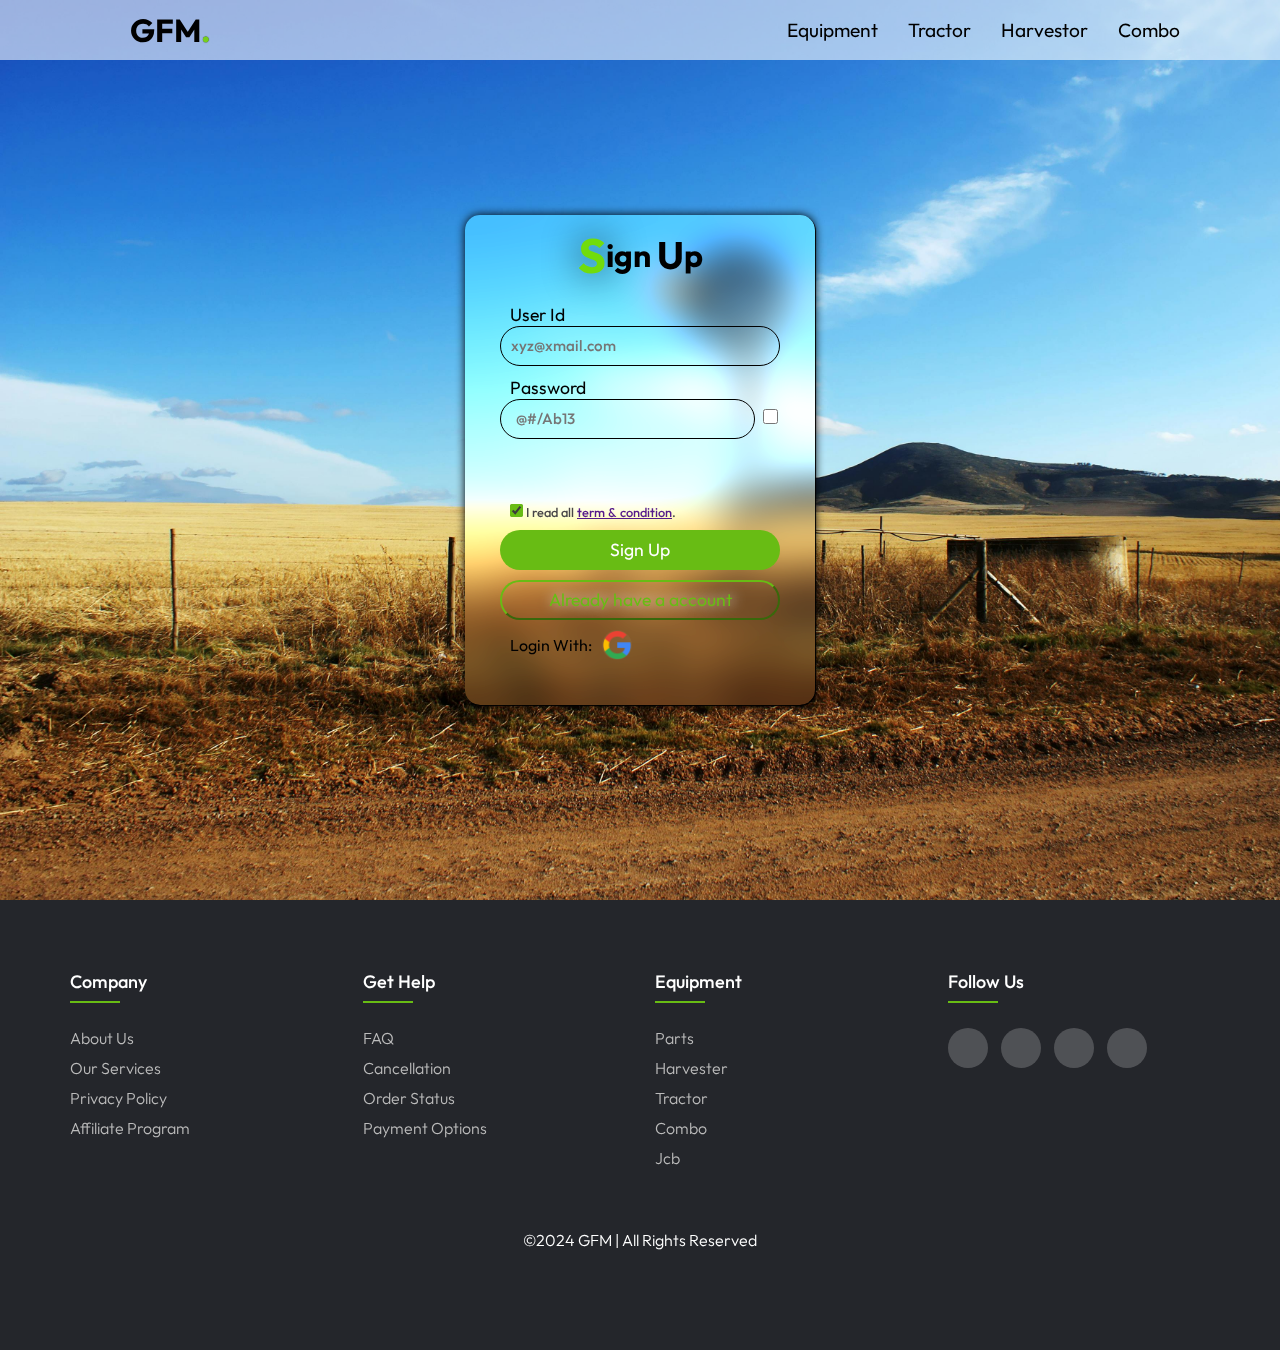
<file: login.html>
<!DOCTYPE html>
<html>
    <head>
        <title>
            Login Page
        </title>
        <link rel="stylesheet" href="style.css">
        <link rel="icon" type="image/png" href="RQ9XT_elFhn5YWAq2NDs6-transformed.png">
        <script src="https://apis.google.com/js/api:client.js"></script>

        <script>
        let googleUser = {};
        let startApp = function() {
            gapi.load('auth2', function(){

            auth2 = gapi.auth2.init({
                client_id: 'YOUR_CLIENT_ID.apps.googleusercontent.com',
                cookiepolicy: 'single_host_origin',
            });
            attachSignin(document.getElementById('customBtn'));
            });
        };

        function attachSignin(element) {
            console.log(element.id);
            auth2.attachClickHandler(element, {},
                function(googleUser) {
                document.getElementById('name').innerText = "Signed in: " +
                    googleUser.getBasicProfile().getName();
                }, function(error) {

                });
        }
        </script>

    </head>
    <body>
      <header class="loginHeader">
        <a href="index.html" class="logo">GFM<span>.</span></a>
        <ul class="navigation">
          <li><a href="Equipment.html">Equipment</a></li>
          <li><a href="tractor.html">Tractor</a></li>
          <li><a href="harvester.html">Harvestor</a></li>

          <li><a href="combo.html">Combo</a></li>

        </ul>

    </header>

        <div class="loginbox">
          <div class="elemnt"></div>
        <div class="elemnt1"></div>
        <div class="elemnt2"></div>
        <div class="elemnt3"></div>
            <div class="LBox" id="LBox">
                <h2 class="SignTi"><span>S</span>ign&nbsp;<big>U</big>p</h2>
                <form action="" class="LForm">
                    <label for="email" class="LText">User Id</label><br>
                    <input class="YinputId" type="text" id="lname" name="lname" onfocus="this.placeholder=''" onblur="this.placeholder='xyz@xmail.com'" placeholder="xyz@xmail.com" required><br>
                    <label for="password" class="LText" id="LTextP">Password</label><br>
                    <input class="YinputPass" type="password" id="password" onfocus="this.placeholder=''" onblur="this.placeholder='@#/Ab13'" placeholder="@#/Ab13" required >
                    <input id="checkP"type="checkbox">
                    <span class="checkmark"></span><br>
                    <p id="demo12" class="passAl"></p>
                    <div class="LCheckbox">
                        <input type="checkbox" id="checkTC" checked> I read all <a href="" class="T&C">term & condition</a>.
                    </div>
                    <input class="submitB" type="submit" value="Sign Up" onclick="checkPasswordStrength();storeName();login();" style="background-color: #68bc14;">
                    <input class="submitBL" type="submit" value="Already have a account">
                    <div id="gSignInWrapper">
                        Login With:
                        <div id="customBtn" class="customGPlusSignIn"></div>
                      </div>
                      <div id="name"></div>
                      <script>startApp();</script>
                      <script src="login_1.js"></script>
                </form>
            </div>
        </div>

        <footer class="footer">
          <div class="container">
           <div class="row">
             <div class="footer-col">
               <h4>company</h4>
               <ul>
                 <li><a href="#about">about us</a></li>
                 <li><a href="">our services</a></li>
                 <li><a href="">privacy policy</a></li>
                 <li><a href="login.html">affiliate program</a></li>
               </ul>
             </div>
             <div class="footer-col">
               <h4>get help</h4>
               <ul>
                 <li><a href="">FAQ</a></li>

                 <li><a href="login.html">cancellation</a></li>
                 <li><a href="login.html">order status</a></li>
                 <li><a href="login.html">payment options</a></li>
               </ul>
             </div>
             <div class="footer-col">
               <h4>Equipment</h4>
               <ul>

                 <li><a href="Equipment.html">parts</a></li>
                 <li><a href="harvester.html">Harvester</a></li>
                 <li><a href="tractor.html">tractor</a></li>
                 <li><a href="combo.html">combo</a></li>
                 <li><a href="jcb.html">jcb</a></li>
               </ul>
             </div>
             <div class="footer-col">
               <h4>follow us</h4>
               <div class="social-links">
                 <a href=""></a>
                 <a href=""></a>
                 <a href=""></a>
                 <a href=""></a>
               </div>
             </div>
           </div>
          </div>
          <p>&copy;2024 GFM | All Rights Reserved</p>
       </footer>

        <script>

            checkP.onclick= togglePassword;

            function togglePassword()
            {
                if(checkP.checked) password.type = "text";
                else password.type = "password";
            }

            function checkPasswordStrength() {
            let passwordInput = document.getElementById("password").value;
            let strengthText = document.getElementById("password-strength");

            let uppercaseRegex = /[A-Z]/;
            let lowercaseRegex = /[a-z]/;
            let numberRegex = /[0-9]/;
            let specialCharRegex = /[!@#$%^&*()_+[\]{};':"\\|,.<>?]/;
            let lengthRequirement = passwordInput.length >= 8;

            if (lengthRequirement && uppercaseRegex.test(passwordInput) && lowercaseRegex.test(passwordInput) && numberRegex.test(passwordInput) && specialCharRegex.test(passwordInput)) {

                document.getElementById("demo12").style.color = "#02bb0e";
                document.getElementById("demo12").innerHTML="Strong password!";
                window.location.href = 'index.html';
                event.preventDefault();
            } 
            else {

                document.getElementById("demo12").style.color = "#ff5601c3";
                let elementYinputPassW = document.getElementById("password");
                elementYinputPassW.classList.toggle("YinputPassWrong");
                let elementYTPassW = document.getElementById("LTextP");
                elementYTPassW.classList.toggle("LTextP");
                document.getElementById("demo12").innerHTML="*It should have at least 8 characters, &nbsp;&nbsp;uppercase, lowercase, number, special &nbsp;&nbsp;&nbsp;character.";
                event.preventDefault();
            }
        }
        </script>
    </body>
</html>
</file>
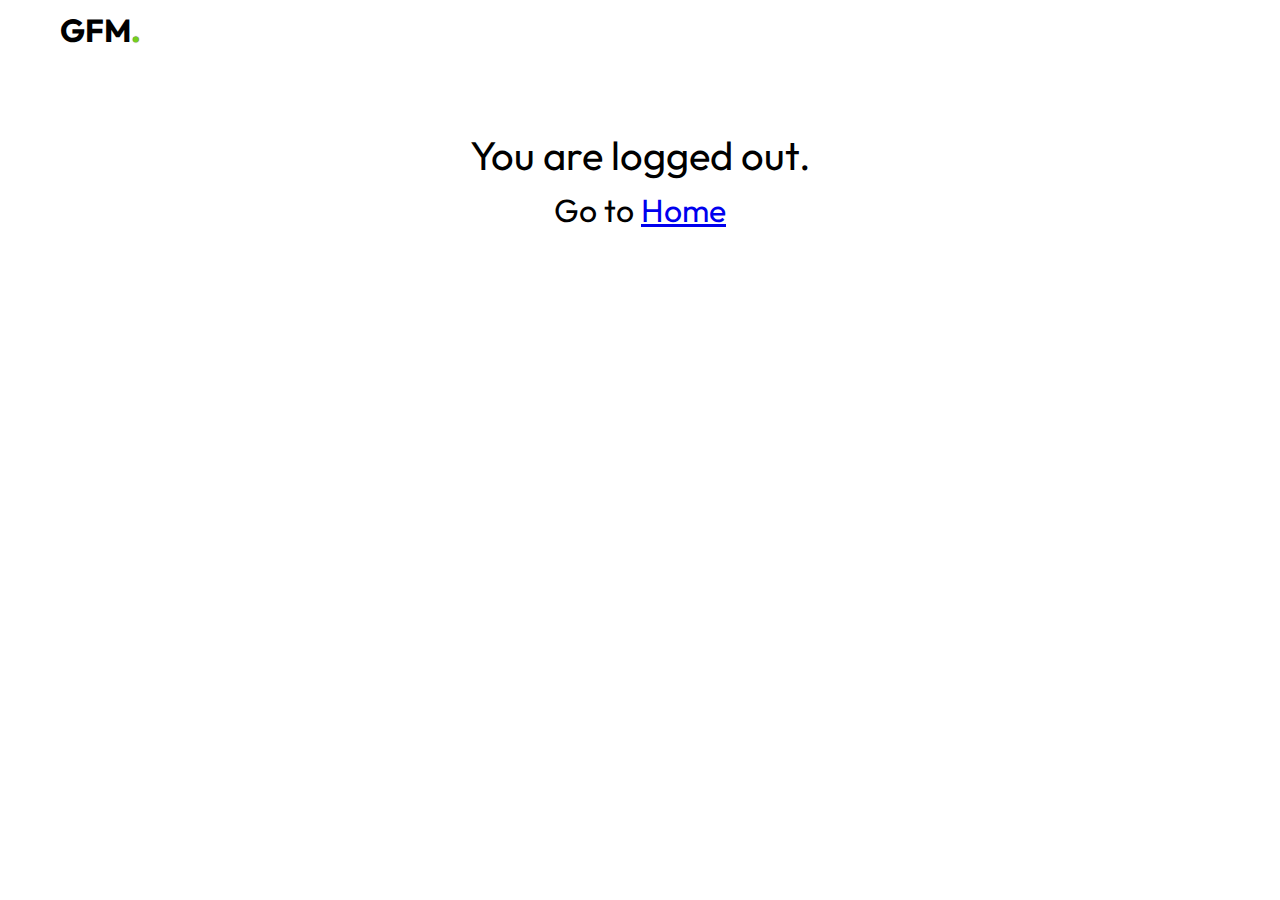
<file: logout.html>
<!DOCTYPE html>
<html lang="en">
<head>
    <meta charset="UTF-8">
    <meta name="viewport" content="width=device-width, initial-scale=1.0">
    <title>GFM</title>
    <link rel="stylesheet" href="style.css">
    <link rel="icon" type="image/png" href="RQ9XT_elFhn5YWAq2NDs6-transformed.png">
    <script>
        // Check session state on page load
        window.onload = function() {
            checkSession();
        };

        function checkSession() {
            var isLoggedIn = localStorage.getItem('isLoggedIn');

            if (isLoggedIn === 'false') {
                // User is logged in, show relevant content
                localStorage.setItem('isLoggedIn', 'false');
                document.getElementById('loggedInContent').style.display = 'block';
                document.getElementById('loginForm').style.display = 'none';
            } else {
                // User is not logged in, show login form
                document.getElementById('loggedInContent').style.display = 'none';
                document.getElementById('loginForm').style.display = 'block';
            }
        }
        function logout() {
            // Perform logout logic
            // Clear session state
            localStorage.setItem('isLoggedIn', 'false');
            // Redirect to another page or update content as needed
            checkSession();
        }
    </script>
</head>
<body>
    <header>
        <a href="#" class="logo">GFM<span>.</span></a>
        <!-- <ul class="navigation">
            <li><a href="Equipment.html">Equipment</a></li>
            <li><a href="tractor.html">Tractor</a></li>
            <li><a href="Harvester.html">Harvester</a></li>
            <li><a href="combo.html">Combo</a></li>

            <li><a href="login.html" class="cartIcon"><img src="add-cart_6445100.png" alt=""></a></li>
        </ul> -->
    </header>
    <div id="loggedInContent" style="display: none;">
        <!-- <h1>Welcome!</h1> -->
        <button onclick="logout()">Logout</button>
    </div>
    <div class="loginForm">
        <p style="margin-top: 70px;text-align: center; font-size: 2.5rem;">You are logged out.</p>
        <p style="margin: 10px;text-align: center; font-size: 2rem;">Go to <a href="index.html" onclick="logout()">Home</a></p>
    </div>

</body>
</html>
</file>
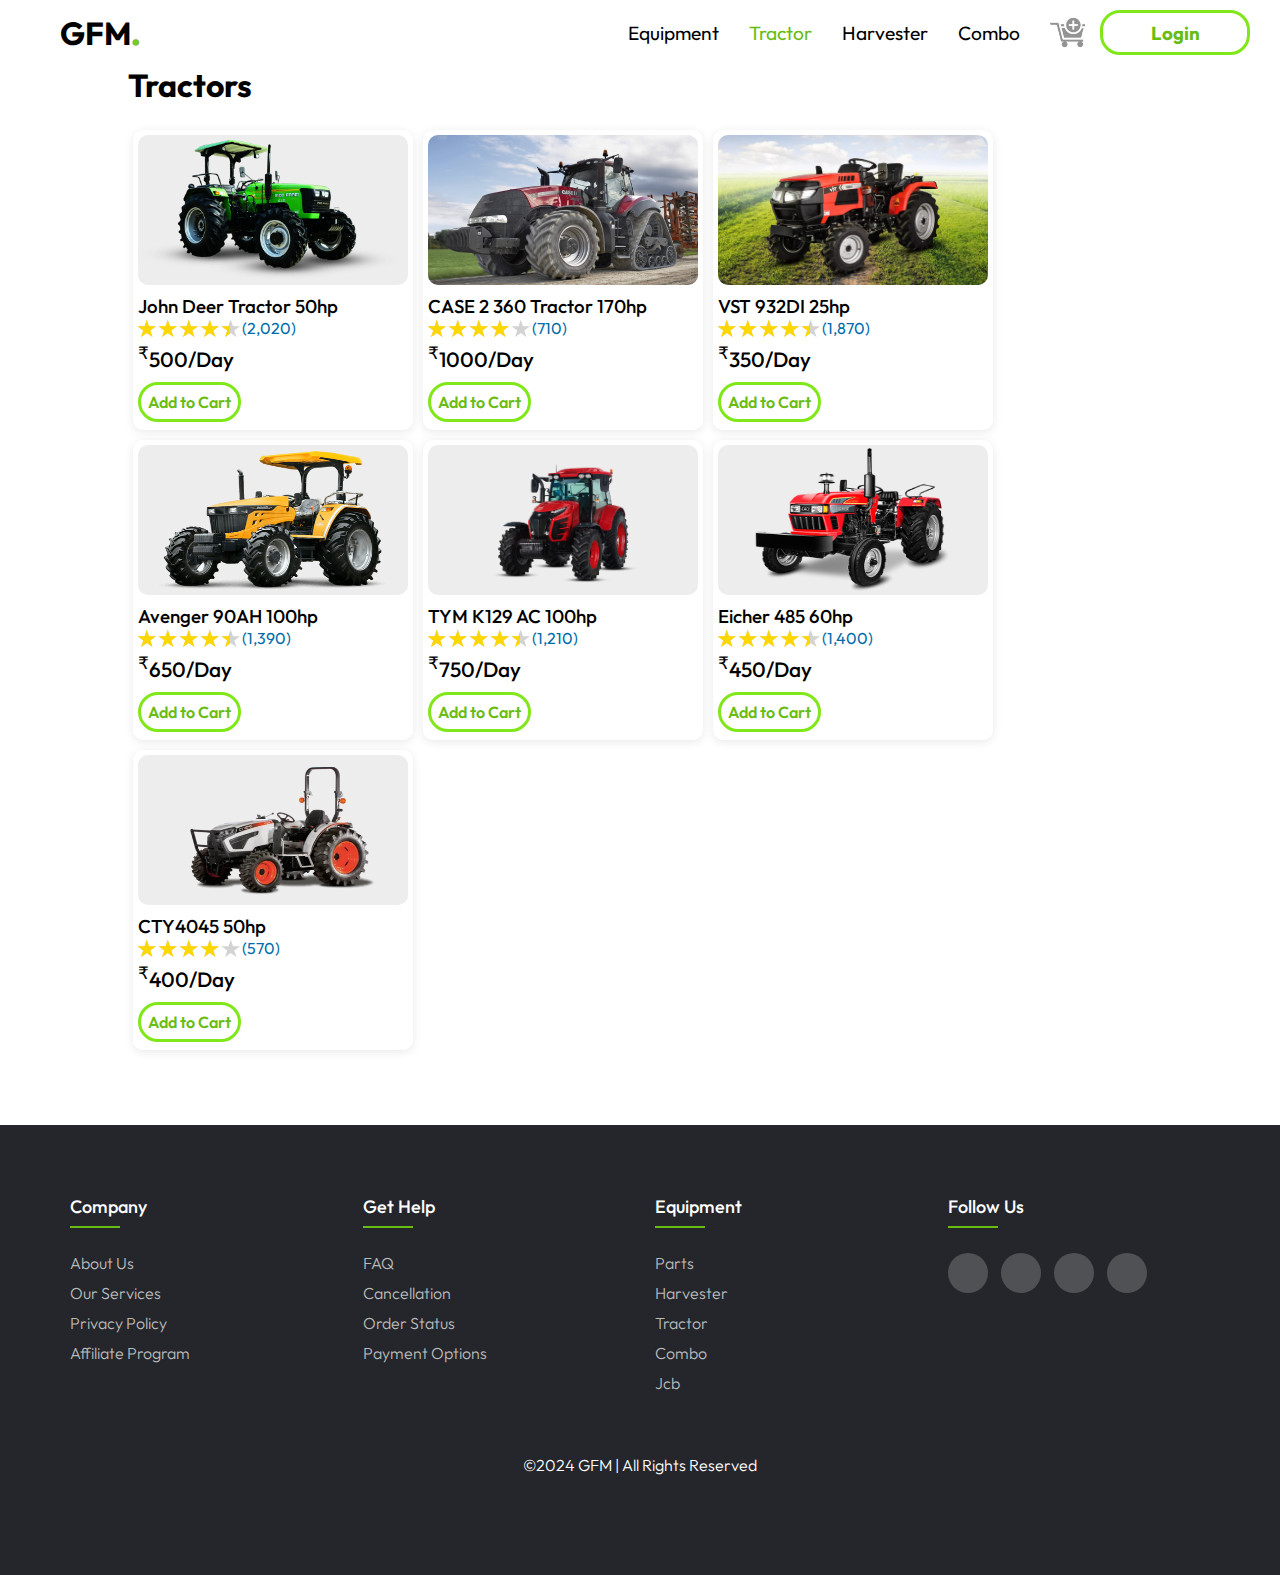
<file: tractor.html>
<!DOCTYPE html>
<html lang="en">
<head>
    <title>GFM</title>
    <link rel="stylesheet" href="style.css">
    <link rel="icon" type="image/png" href="RQ9XT_elFhn5YWAq2NDs6-transformed.png">
    <script>
      // Check session state on page load
      let logined = document.querySelector("join_icon");
      window.onload = function() {
          checkSession();
          displayStoredName();
      };

      function checkSession() {
          var isLoggedIn = localStorage.getItem('isLoggedIn');

          if (isLoggedIn === 'true') {
              // User is logged in, show relevant content
              // document.getElementById('loggedInContent').style.display = 'block';
              // document.getElementById('loginRequiredMessage').style.display = 'none';
              // logined.innerHTML='<img src="user-circle-icon-png.png" style="height: 40px;">';
              document.getElementById('loggedInContent').style.display = 'flex';
                document.getElementById('loginRequiredMessage').style.display = 'none';
              
              
          } else {
              // User is not logged in, show login required message
              // logined.innerHTML='<h3>Login</h3>';
              document.getElementById('loggedInContent').style.display = 'none';
                document.getElementById('loginRequiredMessage').style.display = 'flex';
              
          }
      }
      function displayStoredName() {
            var storedName = localStorage.getItem('lname');
            var outputDiv = document.getElementById('nameOutput');
            outputDiv.textContent =storedName;
        }
  </script>
</head>
<body>
    <header>
        <a href="index.html" class="logo">GFM<span>.</span></a>
        <ul class="navigation">
            <li><a href="Equipment.html">Equipment</a></li>
            <li><a href="#" style="color:#68bc14">Tractor</a></li>
            <li><a href="harvester.html">Harvester</a></li>
            
            <li><a href="combo.html">Combo</a></li>
            
            <li><a href="login.html" class="cartIcon"><img src="add-cart_6445100.png" alt=""></a></li>
            <li class="logined" id="loggedInContent"><img src="user-circle-icon-png.png" style="height: 40px;">
            </div><div class="nameOutput"><div id="nameOutput"></div><hr><a href="logout.html" style="font-size: 1rem;">Logout</a></div></li>
            <li><a href="login.html" class="join_icon" id="loginRequiredMessage"><h3>Login</h3></a></li>
        </ul>
    </header>
    <section class="BrowseE" style="margin-top: 0;">

        <div class="Btitle"><h1>Tractors</h1></div>
        <div class="browse-container">
            <div class="browse-container">
                <div class="Bproduct">
                    <img src="product/Home-Banner-1a-Tractor-trimmed.png" style="padding: 5px;" alt="">
                    <h3>John Deer Tractor 50hp</h3>
                    <div class="rating"><span class="stars-container stars-90">★★★★★</span> <span style="margin: 10px 0 0 16px;color: rgb(0, 108, 170);">(2,020)</span></div>
                    <h2 class="cost"><sup>&#8377</sup>500/Day</h2>
                    
                    <div class="buy"><a href="#">Add to  Cart</a></div>

                </div>
                <div class="Bproduct">
                    <img src="product/peakpx.jpg" alt="">
                    <h3>CASE 2 360 Tractor 170hp</h3>
                    <div class="rating"><span class="stars-container stars-80">★★★★★</span> <span style="margin: 10px 0 0 16px;color: rgb(0, 108, 170);">(710)</span></div>
                    <h2 class="cost"><sup>&#8377</sup>1000/Day</h2>
                    
                    <div class="buy"><a href="#">Add to  Cart</a></div>

                </div>
                <div class="Bproduct">
                    <img src="product\tractor1-scaled-6593b252cd128.jpg" alt="">
                    <h3>VST 932DI 25hp</h3>
                    <div class="rating"><span class="stars-container stars-90">★★★★★</span> <span style="margin: 10px 0 0 16px;color: rgb(0, 108, 170);">(1,870)</span></div>
                    <h2 class="cost"><sup>&#8377</sup>350/Day</h2>
                    
                    <div class="buy"><a href="#">Add to  Cart</a></div>
                </div>
                <div class="Bproduct">
                    <img src="product/AVENGER-100-XT-4WD-Canopy.png" style="padding: 5px 15px;" alt="">
                    <h3>Avenger 90AH 100hp</h3>
                    <div class="rating"><span class="stars-container stars-90">★★★★★</span> <span style="margin: 10px 0 0 16px;color: rgb(0, 108, 170);">(1,390)</span></div>
                    <h2 class="cost"><sup>&#8377</sup>650/Day</h2>
                    
                    <div class="buy"><a href="#">Add to  Cart</a></div>
                </div>
                <div class="Bproduct">
                    <img src="product/tractor_featuredimage_t130_1400px_v2.webp" style="padding: 5px 0;"alt="">
                    <h3>TYM K129 AC 100hp</h3>
                    <div class="rating"><span class="stars-container stars-90">★★★★★</span> <span style="margin: 10px 0 0 16px;color: rgb(0, 108, 170);">(1,210)</span></div>
                    <h2 class="cost"><sup>&#8377</sup>750/Day</h2>
                    
                    <div class="buy"><a href="#">Add to  Cart</a></div>
                </div>
                <div class="Bproduct">
                    <img src="product/eicher-tractor-485.png" style="padding: 1px 7px;" alt="">
                    <h3>Eicher 485 60hp</h3>
                    <div class="rating"><span class="stars-container stars-90">★★★★★</span> <span style="margin: 10px 0 0 16px;color: rgb(0, 108, 170);">(1,400)</span></div>
                    <h2 class="cost"><sup>&#8377</sup>450/Day</h2>
                    
                    <div class="buy"><a href="#">Add to  Cart</a></div>
                </div>
                <div class="Bproduct">
                    <img src="product\bobcat-ct4045-s6c2721-19d2-fc-ko.webp" style="padding: 0 5px;" alt="">
                    <h3>CTY4045 50hp</h3>
                    <div class="rating"><span class="stars-container stars-80">★★★★★</span> <span style="margin: 10px 0 0 16px;color: rgb(0, 108, 170);">(570)</span></div>
                    <h2 class="cost"><sup>&#8377</sup>400/Day</h2>
                    
                    <div class="buy"><a href="#">Add to  Cart</a></div>
                </div>
            
        </div>
    </section>
    <footer class="footer">
      <div class="container">
       <div class="row">
         <div class="footer-col">
           <h4>company</h4>
           <ul>
             <li><a href="#about">about us</a></li>
             <li><a href="">our services</a></li>
             <li><a href="">privacy policy</a></li>
             <li><a href="login.html">affiliate program</a></li>
           </ul>
         </div>
         <div class="footer-col">
           <h4>get help</h4>
           <ul>
             <li><a href="">FAQ</a></li>
             
             <li><a href="login.html">cancellation</a></li>
             <li><a href="login.html">order status</a></li>
             <li><a href="login.html">payment options</a></li>
           </ul>
         </div>
         <div class="footer-col">
           <h4>Equipment</h4>
           <ul>
             
             <li><a href="Equipment.html">parts</a></li>
             <li><a href="harvester.html">Harvester</a></li>
             <li><a href="tractor.html">tractor</a></li>
             <li><a href="combo.html">combo</a></li>
             <li><a href="jcb.html">jcb</a></li>
           </ul>
         </div>
         <div class="footer-col">
           <h4>follow us</h4>
           <div class="social-links">
             <a href=""></a>
             <a href=""></a>
             <a href=""></a>
             <a href=""></a>
           </div>
         </div>
       </div>
      </div>
      <p>&copy;2024 GFM | All Rights Reserved</p>
   </footer>

</body>
</html>
</file>
<file: style.css>
@import url('https://fonts.googleapis.com/css2?family=Outfit:wght@100;200;300;400;500;600;700;800;900&display=swap');
*
{
    margin: 0;
    padding: 0;
    box-sizing: border-box;
    font-family: 'Outfit', sans-serif;
    scroll-behavior: smooth;
    
}
body
{
    
    width: 100%;
    
}
header
{
    
    
    
    top: 0px;
    left: 0px;
    
    padding: 10px 30px;
    z-index: 1000;
    display: flex;
    
    justify-content: space-between;
    align-items: center;
    transition: 0.5s;
    
    
}
.loginHeader
{
    position: fixed;
    width: 100%;
    padding: 10px 100px;
    background-color: #ffffff93;
    
}
header .logo
{
    margin-left: 30px;
    color: rgb(0, 0, 0);
    font-weight: 700;
    font-size: 2em;
    font-weight: 700;
    text-decoration: none;
}
header .logo span
{
    color: #76cf1c;
    text-shadow: 0px 0px 1px #000000c2;
}
 .navigation
{
    position: relative;
    display: flex;
}
 .navigation li
{
    display: flex;
    align-items: center;
    
    list-style: none;
    margin-left: 30px;
    user-select: none;
}
 .navigation li a
{
    font-size: 1.2em;
    display: flex;
    justify-content: center;
    align-items: center;
    text-decoration: none;
    color: rgb(0, 0, 0);
    font-weight: 400;
}
 .navigation li a:hover
{
    color: #50950a;
    text-shadow: 2px 0px 2cqmax #ffffff;
}
.navigation li .cartIcon img
{
    height: 35px;
    width:auto;
    filter: grayscale(100%);
}
.navigation li .cartIcon img:hover
{
    filter: grayscale(0);
}
 .navigation li .join_icon
{
    font-size:medium;
    font-weight: 600;
    margin-left: -15px;
    width: 150px;
    height: 45px;
    
    border-radius: 10px;
    
    color: #68bc14;
    transition: 0.4s;
    border-radius: 20px;
    border: 3px solid #80e719;
    
}
 .navigation li .join_icon:hover
{
    color: #ffffff;
    background-color: #80e719;
    
    
    transform: scale(1.1);
    
}
/* .navigation li .logined
{
    height: 40px;
    width: 40px;
    flex-direction: row;
    text-decoration:line-through;
    overflow: hidden;
} */

.logined .nameOutput
{
    display: none;
    position: absolute;
    line-height: 30px;
    z-index: 1000;
    top: 30px;
    right: 10px;
    height: auto;
    width: auto;
    padding: 10px;
    background-color: #e4e4e4;
    border: 1px solid #71dc0c;
    border-radius: 10px;
    transition: .4s;
}
.logined:hover .nameOutput
{
    display: block;
}
.nameOutput:hover
{
    display: block;
}

.loginedpop
{
    position: fixed;
    top: 20px;
    left: 50%;
    transform: translateX(-50%);
    background-color: rgb(228, 228, 228);
    border: 3px solid #68bc14;
    color: #68bc14;
    padding: 10px 20px;
    border-radius: 5px;
    z-index: 9999;
    /* display: ruby; */
    display: none;
}
.loginedpop img
{
    margin-left: 10px;
    height: 25px;
}


.slides
{
    
    margin-top:40px;
    height: 550px;
    width: 100%;
    position: relative;
    text-align: center;
    display: flex;
    align-items: center;
    justify-content: center;
}
.slideimg
{
    width: 80%;
    height: 550px;
    border-radius: 15px;
    object-fit: cover;
}
.title1
{
    position: absolute;
    top: 50%;
    left: 50%;
    transform: translate(-50%, -50%);
    width: 80%;
    height: 550px;
    border-radius: 15px;
    background-color: #00000069;
    display: flex;
    align-items: center;
    justify-content: center;
    color: white;
}
.title1 .title2
{
    display: ruby;
    justify-content: center;
    align-items: center;
}
.title1 .title2 h1
{
    font-size: 4rem;
    font-weight: 900;
    text-shadow: 0 0 10px #000000;
}
.title1 .title2 ul
{
    margin-top: 20px;
    padding: 10px 100px;
    
    display: flex;
    
    justify-content: space-between;
    align-items: center;
    transition: 0.5s;
}
.title1 .title2 ul li
{
    list-style: none;
}
.title1 .title2 ul li a
{
    padding: 10px 10px;
    border-radius: 10px;
    background-color: antiquewhite;
    text-decoration: none;
}
.search-container {
    margin: 30px;
    position: relative;
    width: 400px;
  }
  
  #searchInput {
    width: 100%;
    padding: 16px 40px 16px 16px; 
    font-size: 16px;
    border-radius: 10px;
    border: 2px solid white;
    background-image: url('search_icon2.jpg'); 
    background-repeat: no-repeat;
    background-position: right 16px center; 
    background-size: 40px 40px; 
  }
  
  #searchInput:focus {
    outline: none;
    border-radius: 10px 10px 0 0;
  }
  
  #suggestions {
    position: absolute;
    
    
    left: 0;
    width: 100%;
    background-color: #f9f9f9;
    border: 1px solid #ddd;
    color: #000000;
    border-top: none;
    display: none;
    border-radius: 0 0 10px 10px;
    text-align: left;
  }
  
  .suggestion {
    padding: 10px;
    cursor: pointer;
  }
  
  .suggestion:hover {
    background-color: #ddd;
    border-radius: 10px 10px;
  }
  
.BrowseE
{
    
    
    width: 80%;
    
    height: inherit;
    margin: auto;
    
    margin-top: 70px;
    margin-bottom: 70px;
    
    

}
.Btitle h1
{
    font-size: xx-large;
    width: 100%;
    padding: 0 0 20px 0;
}
.BrowseE .browse-container
{
    border-radius: 9px solid black;
    
    
    display: flex;
    
    align-items: center;
    justify-content:start;
    flex-direction: row;
    flex-wrap: wrap;
    
}
.BrowseE .browse-container .Bproduct
{
    height: 300px;
    width: 280px;
    margin: 5px;
    padding: 5px;
    transition: all ease 0.3s;
    border-radius: 10px;
    display:ruby;
    background-color: #ffffffa1;
    box-shadow: rgba(99, 99, 99, 0.14) 0px 2px 8px 0px;
}
.BrowseE .browse-container .Bproduct:hover
{
    box-shadow: rgba(99, 99, 99, 0.526) 0px 2px 10px 0px;
}
.BrowseE .browse-container .Bproduct img
{
    height: 150px;
    
    width: 270px;
    
    margin-left: auto;
    margin-right: auto;
    background-color: rgba(181, 181, 181, 0.244);
    border-radius: 10px;
    
}
.BrowseE .browse-container .Bproduct h3
{
    margin: 5px 0 0 0;
    
    width: 100%;
    font-weight: 500;
    
}
.BrowseE .browse-container .Bproduct .rating
{
    
    height: 20px;
    width: 100%;
    padding: 0 0 0 15px;
    
    overflow: hidden;
    
    
}
.stars-container {
    transform: scale(1.5);
    
    display: inline-block;
    color: transparent;
  }
  
  .stars-container:before {
    position: absolute;
    top: 0;
    left: 0;
    content: '★★★★★';
    color: lightgray;
  }
  
  .stars-container:after {
    position: absolute;
    top: 0;
    left: 0;
    content: '★★★★★';
    color: gold;
    overflow: hidden;
  }
  
  .stars-0:after { width: 0%; }
  .stars-10:after { width: 10%; }
  .stars-20:after { width: 20%; }
  .stars-30:after { width: 30%; }
  .stars-40:after { width: 40%; }
  .stars-50:after { width: 50%; }
  .stars-60:after { width: 60%; }
  .stars-70:after { width: 70%; }
  .stars-80:after { width: 80%; }
  .stars-90:after { width: 90%; }
  .stars-100:after { width: 100; }

.BrowseE .browse-container .Bproduct .buy
{
    width: 40%;
    height: 40px;
    
    display: flex;
}
.BrowseE .browse-container .Bproduct .tags
{
    margin: 10px 0 0 -10%;
    
    width: 40%;
}
.navshort
{
    text-decoration: none;
    margin: 20px 0 0 15px;
    color: #00000094;
    padding: 4px 6px;
    border-radius:7px;
    background-color: #d7d7d79b;
    transition: 0.2s;
    font-size:  0.9rem;
    font-weight: 600;
    width: 100%;
}
.navshort:hover
{
    background-color: #c6c6c6;
}
 .cost
{
    
    width: 100%;
    height: 40px;
    font-weight: 500;
    font-size: 1.3rem;
    
    
    
    
}
.buy a
{
    
    text-decoration: none;
    padding: 7px;
    border-radius: 25px;
    color: #68bc14;
    font-weight: 600;
    border: 3px solid #80e719;
    transition: 0.2s;
}
.buy a:hover
{
    background-color: #80e719;
    color: #ffffff;
}

.Btags
{
    height: 200px;
    width: 80%;
    margin: auto;
    display: flex;
    flex-direction: column;
    align-items:start;
    flex-wrap: wrap;
    justify-content:flex-start;
    
}
.Btags .tags
{
    margin: 20px 0 0 15px;
    
    width: 100%;
}
.Btags .tags .navshort
{
    padding: 7px 20px;
    font-weight: 600;
    font-size: large;
    color: #000000aa;
}

footer .container{
    max-width: 1170px;
    margin:auto;
}
footer .row{
    display: flex;
    flex-wrap: wrap;
}
footer ul{
    list-style: none;
}
.footer{
    height: 50vh;
    background-color: #24262b;
    padding: 1px 0;
    padding-top: 70px;
}
.footer-col{
    width: 25%;
    padding: 0 15px;
}
.footer-col h4{
    font-size: 18px;
    color: #ffffff;
    text-transform: capitalize;
    margin-bottom: 35px;
    font-weight: 500;
    position: relative;
}
.footer-col h4::before{
    content: '';
    position: absolute;
    left:0;
    bottom: -10px;
    background-color:#68bc14;
    height: 2px;
    box-sizing: border-box;
    width: 50px;
}
.footer-col ul li:not(:last-child){
    margin-bottom: 10px;
}
.footer-col ul li a{
    font-size: 16px;
    text-transform: capitalize;
    color: #ffffff;
    text-decoration: none;
    font-weight: 300;
    color: #bbbbbb;
    display: block;
    transition: all 0.3s ease;
}
.footer-col ul li a:hover{
    color: #ffffff;
    padding-left: 8px;
}
.footer-col .social-links a{
    display: inline-block;
    height: 40px;
    width: 40px;
    background-color: rgba(255,255,255,0.2);
    margin:0 10px 10px 0;
    text-align: center;
    line-height: 40px;
    border-radius: 50%;
    color: #ffffff;
    transition: all 0.5s ease;
}
.footer-col .social-links a:hover{
    color: #24262b;
    background-color: #ffffff;
}

@media(max-width: 767px){
    .footer-col{
    width: 50%;
    margin-bottom: 30px;
}
}
@media(max-width: 574px){
    .footer-col{
    width: 100%;
}
}
.footer p {
    display: flex;
    justify-content: center;
    align-items: center;
    color: #fff;
    height: 30%;
    margin-top: 15px;
    font-size: 1rem;
    font-weight: 300;
}

.loginbox
{
    
    display: flex;
    justify-content: center;
    align-items: center;
    height: 100vh;
    
    background: url('login background img/pexels-photo-440731.jpeg');
    background-size: cover;
    display: flex;
}
.LBox
{
    
    margin-top: 20px;
    width: 350px;
    height: 490px;
    border-radius: 15px;
    
    box-shadow: 1px 1px 1px rgb(0, 0, 0), 0 0 0px rgb(0, 0, 0), 0 0 10px rgb(0, 0, 0);
    
    backdrop-filter: blur(20px) brightness(130%);
    
}
.SignTi
{
    font-size: 2em;
    margin-top: 10px;
    display: flex;
    justify-content: center;
    align-items: center;
    color: #000000;

}
.LBox .SignTi span
{
    color: #71dc0c;
    font-weight: 700;
    font-size: 1.5em;
    text-shadow: 2px 0px 3cqmax #000000;
}
.LForm
{
    padding-top: 0px;
    display: block;
    justify-content: center;
    align-items: center;
    margin-top: 5%;
    margin-left: 10%;
    margin-right: 10%;
}

.LText
{
    margin-left: 10px;
    font-size: 1.1em;
    font-weight: 400;
    transition: 0.2s;
}
.LForm input{
    color: invert;
    background: transparent;
}
.YinputId
{
    height:40px;
    width: 100%;
    border-radius: 30px;
    border: 1px solid black;
    padding: 10px;
    font-size: 0.95em;
    font-weight: 500;
    margin-bottom: 10px;
}
.YinputId:focus
{
    
    
    border: 2px solid #68bc14;
    outline: none;
}
.YinputPass
{
    height: 40px;
    width: 91%;
    border-radius: 30px;
    border: 1px solid black;
    padding: 0px 30px 0px 15px;
    font-size: 0.95em;
    font-weight: 500;
    outline: none;
}
.YinputPassWrong
{
    border: 2px solid #ff5601;
}
.LTextP
{
    color: #ff5601;
    font-size: 1.1em;
    font-weight: 400;
}
.YinputPass:focus
{
    
    
    border: 2px solid #68bc14;
}
#checkP
{
    
    margin-left: 5px;
    height: 15px;
    width: 15px;
    accent-color: #68bc14;
}
.passAl
{
    height: 35px;
    width: 100%;
    font-size: 0.8em;
    font-weight: 500;
    margin-left: 10px;
    margin-top: 10px;
    line-height: 12px;
}
.LCheckbox
{
    margin-left: 10px;
    margin-top: 20px;
    font-size: 0.8em;
    color: #484647;
    font-weight: 500;
}
#checkTC
{
    accent-color: #68bc14;
}
.submitB
{
    margin-top: 10px;
    height: 40px;
    width: 100%;
    border-radius: 50px;
    border-width: 1px;
    background-color: #68bc14;
    border-width: 0px;
    color: rgb(255, 255, 255);
    
    
    font-size: 1.1em;
}
.submitBL
{
    margin-top: 10px;
    height: 40px;
    width: 100%;
    border-radius: 50px;
    border-width: 2px;
    border-color: #68bc14;
    
    color:#68bc14;
    text-shadow: 2px 0px 1cqmax #ffffff;
    
    font-size: 1.1em;
}
.submitBL:hover
{
    background-color: #68bc142f;
    
    box-shadow: 0px;
    color: #000000;
}
#gSignInWrapper
{
    padding-left: 10px;
    border-radius: 50px;
    display: flex;
    align-items: center;
    margin-top: 10px;
    display: flex;
}
#customBtn 
{
    margin-top: 0px;
    margin-left: 10px;
    height: 30px;
    width: 30px;
    border-radius: 1000px;
    background: url('product/Google-Logo-Transparent-Background.png');
    background-color: #ffffff0c;
    background-size: cover;
    
}
#customBtn:hover 
{
    cursor: pointer;
}

#slideshow {
  list-style: none;
  margin: 0;
  padding: 0;
  position: relative;
  width:100%;
  height:100%;
  display: inline-block;
  background-image: url('login background img/pexels-photo-1443867.jpeg');
  background-size: cover;
}
.elemnt,.elemnt1,.elemnt2,.elemnt3 {
position: absolute;
left: 0;
width: 100%;
background-repeat: no-repeat;
background-size: cover;
height: 100%;
display: inline-block;
text-align: center;
}
.elemnt {
  animation: xfade 16s 8s infinite;
  background-image: url('login background img/pexels-photo-1443867.jpeg');
}
.elemnt1 {
  animation: xfade 16s 6s infinite;
  background-image: url('login background img/pexels-k-zoltan-544554.jpg');
  
}
.elemnt2 {
  animation: xfade 16s 2s infinite;
  background-image: url('login background img/pexels-photo-440731.jpeg');
}
.elemnt3 {
  animation: xfade 16s 0s infinite;
  background-image: url('login background img/pexels-noel-mcshane-1036148.jpg');
  
}
@keyframes xfade{
  17% {
    opacity:1;
  }
  25% {
    opacity:0;
  }
  92% {
    opacity:0;
  }
}
@keyframes xfade1{
  17% {
    opacity:1;
  }
  25% {
    opacity:0;
  }
  92% {
    opacity:0;
  }
}
@keyframes xfade2{
  17% {
    opacity:1;
  }
  25% {
    opacity:0;
  }
  92% {
    opacity:0;
  }
}
@keyframes xfade3{
  17% {
    opacity:1;
  }
  25% {
    opacity:0;
  }
  92% {
    opacity:0;
  }
}
</file>
